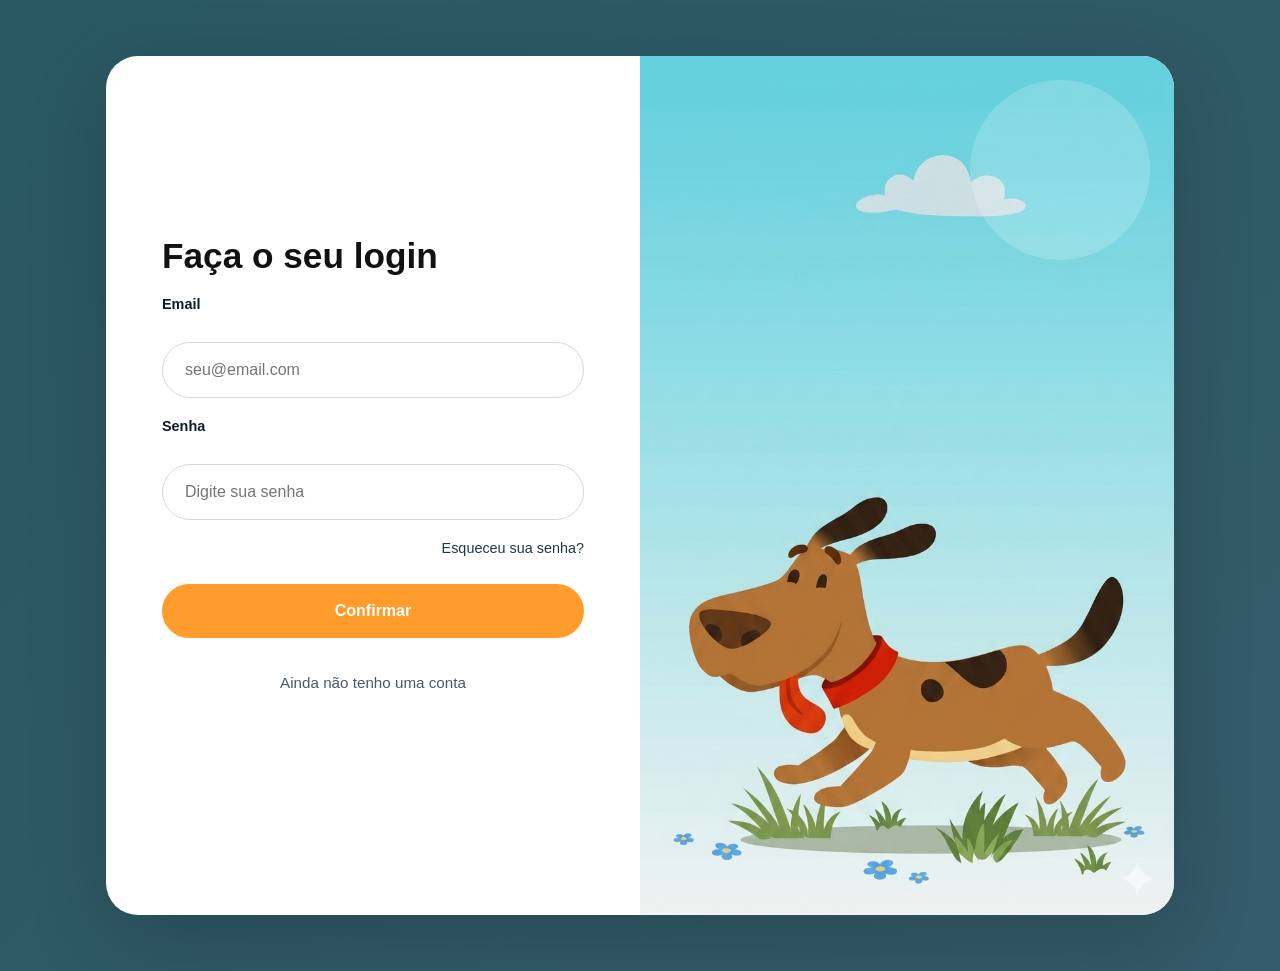
<file: index.html>
<!DOCTYPE html>
<html lang="pt-br">

<head>
    <meta charset="UTF-8">
    <meta name="viewport" content="width=device-width, initial-scale=1.0">
    <title>Login - Projeto Arca</title>
    <link rel="stylesheet" href="style.css">
    <link rel="icon" type="image/png" href="./images/dog.png">
</head>

<body>

    <main class="container">
        <section class="login-card">
            <div class="login-content">
                <div class="login-header">
                    <h2>Faça o seu login</h2>
                </div>

                <label for="email">Email</label>
                <input type="email" id="email" placeholder="seu@email.com">

                <label for="senha">Senha</label>
                <input type="password" id="senha" placeholder="Digite sua senha">

                <div class="login-actions">
                    <a href="#" class="forgot-link">Esqueceu sua senha?</a>
                </div>

                <button onclick="login()">Confirmar</button>

                <p class="signup">Ainda não tenho uma conta</p>
                <p id="mensagem" class="message"></p>
            </div>

            <div class="login-visual">
                <img src="./images/Gemini_Generated_Image_bm6if4bm6if4bm6i.png" class="login-image" alt="">
            </div>

        </section>
    </main>

    <script src="script.js"></script>

</body>

</html>
</file>
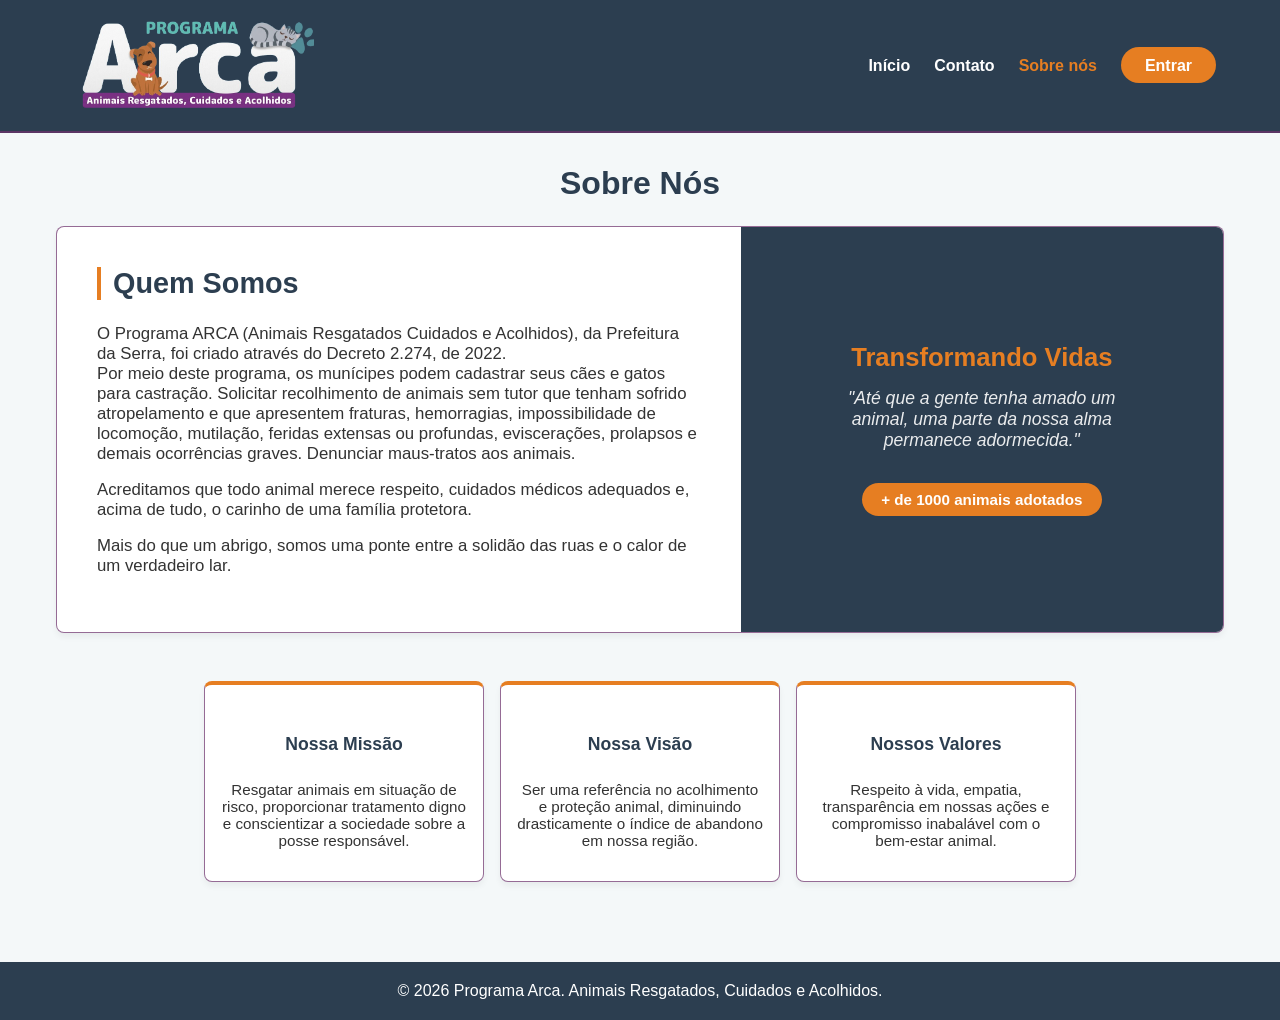
<file: about_us.html>
<!DOCTYPE html>
<html lang="pt-BR">

<head>
    <meta charset="UTF-8">
    <meta name="viewport" content="width=device-width, initial-scale=1.0">
    <title>Sobre Nós - Programa Arca</title>
    <link rel="icon" type="image/png" href="./images/dog.png">
    <link rel="stylesheet" href="about_us.css">
</head>

<body>

    <header>
        <div class="logo">
            <a href="adocao.html"><img src="./images/Logo-ArcaTransparente.png" </a>
            </a>
        </div>
        <nav>
            <ul>
                <li><a href="tutor.html">Início</a></li>
                <li><a href="contato.html">Contato</a></li>
                <li><a href="about_us.html" class="active">Sobre nós</a></li>
                <li><a href="index.html" class="btn-entrar">Entrar</a></li>
            </ul>
        </nav>
    </header>

    <main class="container">

        <h1 class="page-title">Sobre Nós</h1>

        <div class="about-container">
            <div class="about-text">
                <h2>Quem Somos</h2>
                <p>O Programa ARCA (Animais Resgatados Cuidados e Acolhidos), da Prefeitura da Serra, foi criado através
                    do Decreto 2.274, de 2022.<br>
                    Por meio deste programa, os munícipes podem cadastrar seus cães e gatos para castração. Solicitar recolhimento de animais sem tutor que
                    tenham sofrido atropelamento e que apresentem fraturas, hemorragias, impossibilidade de locomoção,
                    mutilação, feridas extensas ou profundas, eviscerações, prolapsos e demais ocorrências graves.
                    Denunciar maus-tratos aos animais. </p>
                <p>Acreditamos que todo animal merece respeito, cuidados médicos adequados e, acima de
                    tudo, o carinho de uma família protetora.</p>
                <p>Mais do que um abrigo, somos uma ponte entre a solidão das ruas e o calor de um verdadeiro lar.</p>
            </div>

            <div class="about-highlight">
                <h3>Transformando Vidas</h3>
                <p>"Até que a gente tenha amado um animal, uma parte da nossa alma permanece adormecida."</p>
                <div class="counter-badge">+ de 1000 animais adotados</div>
            </div>
        </div>

        <div class="quick-actions">

            <div class="action-card about-card">
                <h3>Nossa Missão</h3>
                <p>Resgatar animais em situação de risco, proporcionar tratamento digno e conscientizar a sociedade
                    sobre a posse responsável.</p>
            </div>

            <div class="action-card about-card">
                <h3>Nossa Visão</h3>
                <p>Ser uma referência no acolhimento e proteção animal, diminuindo drasticamente o índice de abandono em
                    nossa região.</p>
            </div>

            <div class="action-card about-card">
                <h3>Nossos Valores</h3>
                <p>Respeito à vida, empatia, transparência em nossas ações e compromisso inabalável com o bem-estar
                    animal.</p>
            </div>

        </div>
    </main>

    <footer>
        <p>&copy; 2026 Programa Arca. Animais Resgatados, Cuidados e Acolhidos.</p>
    </footer>

</body>

</html>
</file>
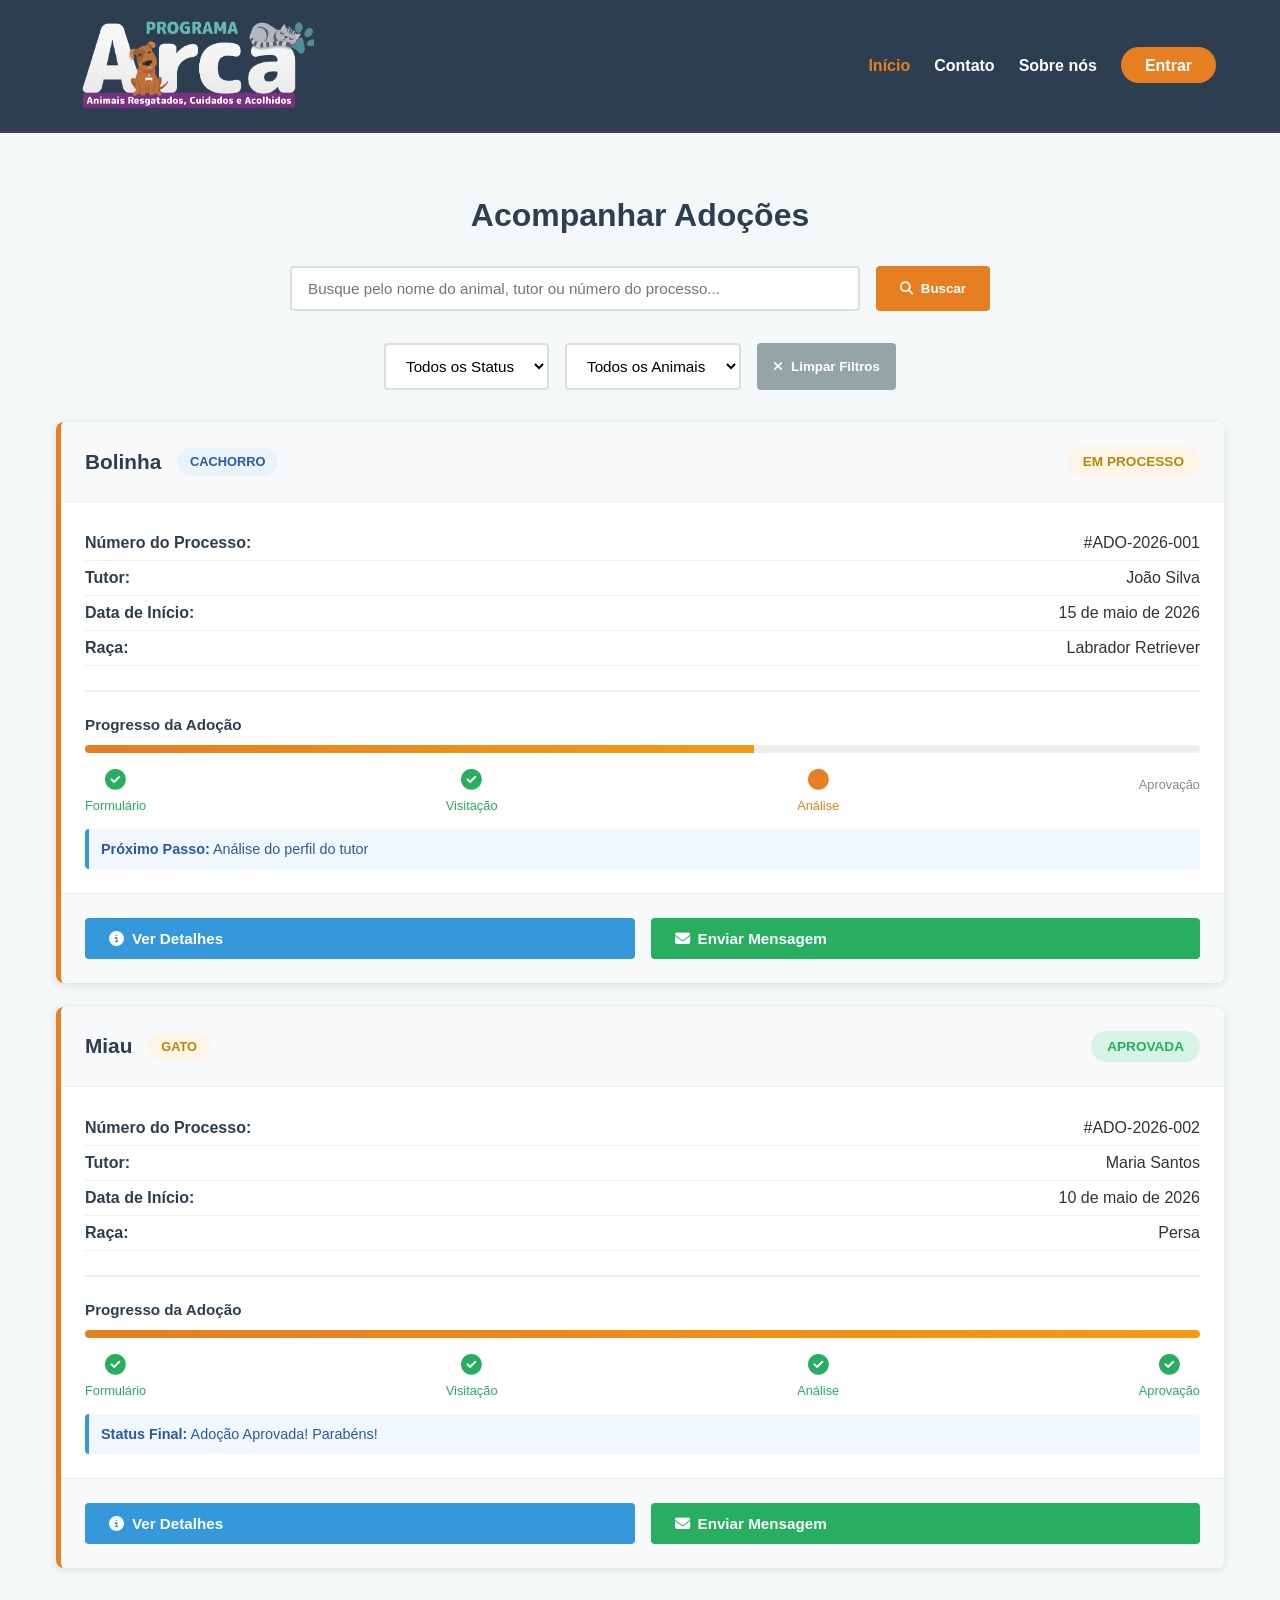
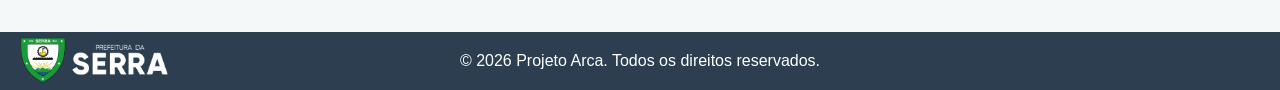
<file: acompanhar_adocoes.html>
<!DOCTYPE html>
<html lang="en">
<head>
    <meta charset="UTF-8">
    <meta name="viewport" content="width=device-width, initial-scale=1.0">
    <title>Document</title>
    <link rel="stylesheet" href="acompanhar_adocoes.css">
    <link rel="stylesheet" href="https://cdnjs.cloudflare.com/ajax/libs/font-awesome/6.4.0/css/all.min.css">
    <link rel="icon" type="image/png" href="./images/dog.png">
</head>
<body>
     <header>
        <div class="logo"><img src="./images/Logo-ArcaTransparente.png" alt=""></div>
        <nav>
            <ul>
                <li><a href="ong.html" class="active">Início</a></li>
                <li><a href="contato.html">Contato</a></li>
                <li><a href="about_us.html">Sobre nós</a></li>
                <li><a href="index.html" class="btn-entrar">Entrar</a></li>
            </ul>
        </nav>
    </header>
    <main>
        <div class="container">
            <h1 class="page-title">Acompanhar Adoções</h1>
            
            <div class="search-bar">
                <input type="text" id="searchInput" placeholder="Busque pelo nome do animal, tutor ou número do processo...">
                <button type="button" id="searchBtn" class="btn-search">
                    <i class="fas fa-search"></i> Buscar
                </button>
            </div>

            <div class="filters">
                <select id="filterStatus" class="filter-select">
                    <option value="">Todos os Status</option>
                    <option value="em_processo">Em Processo</option>
                    <option value="aprovada">Aprovada</option>
                    <option value="finalizada">Finalizada</option>
                    <option value="recusada">Recusada</option>
                </select>

                <select id="filterTipo" class="filter-select">
                    <option value="">Todos os Animais</option>
                    <option value="cachorro">Cachorro</option>
                    <option value="gato">Gato</option>
                    <option value="outro">Outro</option>
                </select>

                <button type="button" id="clearFilters" class="btn-clear-filters">
                    <i class="fas fa-times"></i> Limpar Filtros
                </button>
            </div>

            <div class="adoption-list" id="adoptionList">
                
                <div class="adoption-card">
                    <div class="card-header">
                        <div class="animal-info">
                            <h3>Bolinha</h3>
                            <span class="badge badge-cachorro">Cachorro</span>
                        </div>
                        <span class="status-badge status-em_processo">Em Processo</span>
                    </div>

                    <div class="card-body">
                        <div class="info-row">
                            <label>Número do Processo:</label>
                            <span>#ADO-2026-001</span>
                        </div>

                        <div class="info-row">
                            <label>Tutor:</label>
                            <span>João Silva</span>
                        </div>

                        <div class="info-row">
                            <label>Data de Início:</label>
                            <span>15 de maio de 2026</span>
                        </div>

                        <div class="info-row">
                            <label>Raça:</label>
                            <span>Labrador Retriever</span>
                        </div>

                        <div class="progress-section">
                            <h4>Progresso da Adoção</h4>
                            <div class="progress-bar">
                                <div class="progress-fill" style="width: 60%"></div>
                            </div>
                            <div class="steps">
                                <div class="step completed">
                                    <i class="fas fa-check-circle"></i>
                                    <span>Formulário</span>
                                </div>
                                <div class="step completed">
                                    <i class="fas fa-check-circle"></i>
                                    <span>Visitação</span>
                                </div>
                                <div class="step active">
                                    <i class="fas fa-circle"></i>
                                    <span>Análise</span>
                                </div>
                                <div class="step">
                                    <i class="fas fa-circle-o"></i>
                                    <span>Aprovação</span>
                                </div>
                            </div>
                        </div>

                        <div class="next-step">
                            <strong>Próximo Passo:</strong> Análise do perfil do tutor
                        </div>
                    </div>

                    <div class="card-footer">
                        <button class="btn btn-detalhes" onclick="verDetalhes(1)">
                            <i class="fas fa-info-circle"></i> Ver Detalhes
                        </button>
                        <button class="btn btn-mensagem">
                            <i class="fas fa-envelope"></i> Enviar Mensagem
                        </button>
                    </div>
                </div>


                <div class="adoption-card">
                    <div class="card-header">
                        <div class="animal-info">
                            <h3>Miau</h3>
                            <span class="badge badge-gato">Gato</span>
                        </div>
                        <span class="status-badge status-aprovada">Aprovada</span>
                    </div>

                    <div class="card-body">
                        <div class="info-row">
                            <label>Número do Processo:</label>
                            <span>#ADO-2026-002</span>
                        </div>

                        <div class="info-row">
                            <label>Tutor:</label>
                            <span>Maria Santos</span>
                        </div>

                        <div class="info-row">
                            <label>Data de Início:</label>
                            <span>10 de maio de 2026</span>
                        </div>

                        <div class="info-row">
                            <label>Raça:</label>
                            <span>Persa</span>
                        </div>

                        <div class="progress-section">
                            <h4>Progresso da Adoção</h4>
                            <div class="progress-bar">
                                <div class="progress-fill" style="width: 100%"></div>
                            </div>
                            <div class="steps">
                                <div class="step completed">
                                    <i class="fas fa-check-circle"></i>
                                    <span>Formulário</span>
                                </div>
                                <div class="step completed">
                                    <i class="fas fa-check-circle"></i>
                                    <span>Visitação</span>
                                </div>
                                <div class="step completed">
                                    <i class="fas fa-check-circle"></i>
                                    <span>Análise</span>
                                </div>
                                <div class="step completed">
                                    <i class="fas fa-check-circle"></i>
                                    <span>Aprovação</span>
                                </div>
                            </div>
                        </div>

                        <div class="next-step">
                            <strong>Status Final:</strong> Adoção Aprovada! Parabéns!
                        </div>
                    </div>

                    <div class="card-footer">
                        <button class="btn btn-detalhes" onclick="verDetalhes(2)">
                            <i class="fas fa-info-circle"></i> Ver Detalhes
                        </button>
                        <button class="btn btn-mensagem">
                            <i class="fas fa-envelope"></i> Enviar Mensagem
                        </button>
                    </div>
                </div>
            </div>

            <div class="empty-state" id="emptyState" style="display: none;">
                <i class="fas fa-inbox"></i>
                <h3>Nenhuma adoção encontrada</h3>
                <p>Tente ajustar seus filtros de busca</p>
            </div>
        </div>
    </main>
    <footer>
        <p>&copy; 2026 Projeto Arca. Todos os direitos reservados.</p>
        <img src="./images/BRASAO_PREF_SERRA_HORIZONTAL_NEGATIVA.png" alt="" style="display:flex; width: 150px;">
    </footer>
    <script>
    
            
        function verDetalhes(id) {
            alert(`Abrindo detalhes da adoção #${id}`);
            
        }

       
        document.querySelectorAll('.btn-mensagem').forEach(btn => {
            btn.addEventListener('click', function() {
                alert('Abrir formulário de mensagem para o tutor');
                
            });
        });
    </script>
</body>
</html>
</file>
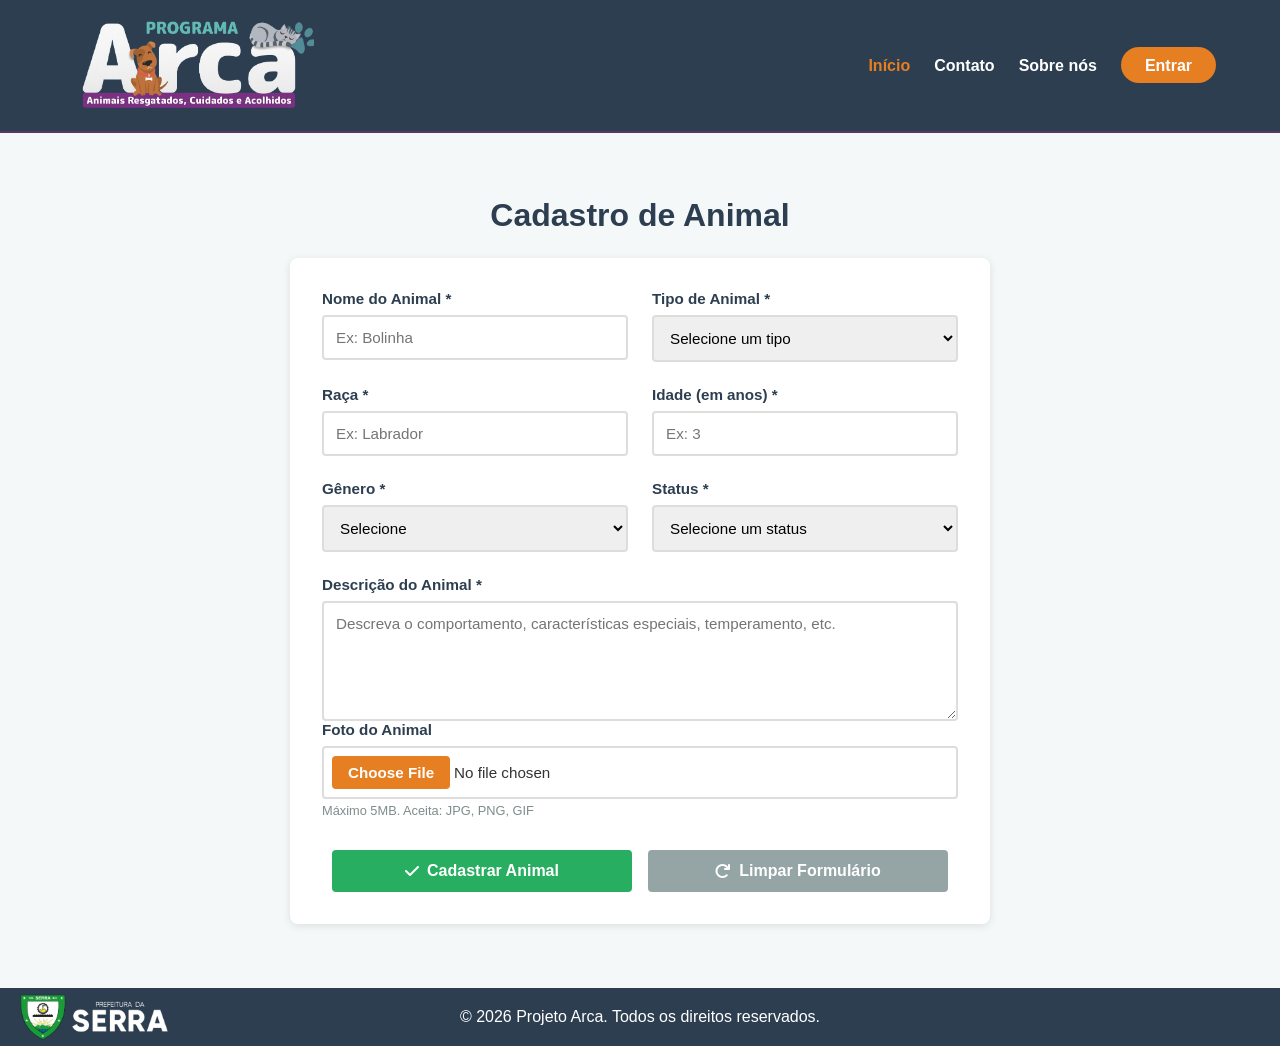
<file: cadastrar_animal.html>
<!DOCTYPE html>
<html lang="en">
<head>
    <meta charset="UTF-8">
    <meta name="viewport" content="width=device-width, initial-scale=1.0">
    <title>Cadastro Animal</title>
    <link rel="stylesheet" href="cadastrar_animal.css">
    <link rel="stylesheet" href="https://cdnjs.cloudflare.com/ajax/libs/font-awesome/6.4.0/css/all.min.css">
    <link rel="icon" type="image/png" href="./images/dog.png">
</head>
<body>
    <header>
        <div class="logo"><img src="./images/Logo-ArcaTransparente.png" alt=""></div>
        <nav>
            <ul>
                <li><a href="ong.html" class="active">Início</a></li>
                <li><a href="contato.html">Contato</a></li>
                <li><a href="about_us.html">Sobre nós</a></li>
                <li><a href="index.html" class="btn-entrar">Entrar</a></li>
            </ul>
        </nav>
    </header>

    <main>
        <div class="container">
            <h1 class="page-title">Cadastro de Animal</h1>
            
            <form class="form-cadastro" id="formCadastro">
                <div class="form-row">
                    <div class="form-group">
                        <label for="nome">Nome do Animal *</label>
                        <input type="text" id="nome" name="nome" required placeholder="Ex: Bolinha">
                    </div>
                    <div class="form-group">
                        <label for="tipo">Tipo de Animal *</label>
                        <select id="tipo" name="tipo" required>
                            <option value="">Selecione um tipo</option>
                            <option value="cachorro">Cachorro</option>
                            <option value="gato">Gato</option>
                            <option value="outro">Outro</option>
                        </select>
                    </div>
                </div>

                <div class="form-row">
                    <div class="form-group">
                        <label for="raca">Raça *</label>
                        <input type="text" id="raca" name="raca" required placeholder="Ex: Labrador">
                    </div>
                    <div class="form-group">
                        <label for="idade">Idade (em anos) *</label>
                        <input type="number" id="idade" name="idade" required min="0" max="50" placeholder="Ex: 3">
                    </div>
                </div>

                <div class="form-row">
                    <div class="form-group">
                        <label for="genero">Gênero *</label>
                        <select id="genero" name="genero" required>
                            <option value="">Selecione</option>
                            <option value="macho">Macho</option>
                            <option value="femea">Fêmea</option>
                        </select>
                    </div>
                    <div class="form-group">
                        <label for="status">Status *</label>
                        <select id="status" name="status" required>
                            <option value="">Selecione um status</option>
                            <option value="disponivel">Disponível para Adoção</option>
                            <option value="acolhimento">Em Acolhimento</option>
                            <option value="tratamento">Em Tratamento</option>
                            <option value="adotado">Adotado</option>
                        </select>
                    </div>
                </div>

                <div class="form-group">
                    <label for="descricao">Descrição do Animal *</label>
                    <textarea id="descricao" name="descricao" required rows="5" placeholder="Descreva o comportamento, características especiais, temperamento, etc."></textarea>
                </div>

                <div class="form-group">
                    <label for="foto">Foto do Animal</label>
                    <input type="file" id="foto" name="foto" accept="image/*">
                    <small>Máximo 5MB. Aceita: JPG, PNG, GIF</small>
                </div>

                <div class="form-actions">
                    <button type="submit" class="btn btn-enviar">
                        <i class="fas fa-check"></i> Cadastrar Animal
                    </button>
                    <button type="reset" class="btn btn-limpar">
                        <i class="fas fa-redo"></i> Limpar Formulário
                    </button>
                </div>
            </form>
        </div>
    </main>
    
    <footer>
        <p>&copy; 2026 Projeto Arca. Todos os direitos reservados.</p>
        <img src="./images/BRASAO_PREF_SERRA_HORIZONTAL_NEGATIVA.png" alt="" style="display:flex; width: 150px;">
    </footer>
    <script src="./script.js"></script>
    <script>
        // Validação do formulário de cadastro
        const formCadastro = document.getElementById('formCadastro');
        
        if (formCadastro) {
            formCadastro.addEventListener('submit', function(e) {
                e.preventDefault();
                
                // Validar tamanho da imagem
                const foto = document.getElementById('foto');
                if (foto.files.length > 0) {
                    const fileSize = foto.files[0].size / 1024 / 1024; // em MB
                    if (fileSize > 5) {
                        alert('O arquivo é muito grande! Máximo de 5MB.');
                        return;
                    }
                }
                
                // Mostrar mensagem de sucesso
                alert('Animal cadastrado com sucesso! Obrigado por contribuir com o Projeto Arca.');
                formCadastro.reset();
                
                // Aqui você pode adicionar código para enviar os dados ao servidor
                // Por enquanto, apenas reseta o formulário
            });
        }
    </script>
</body>
</html>
</file>
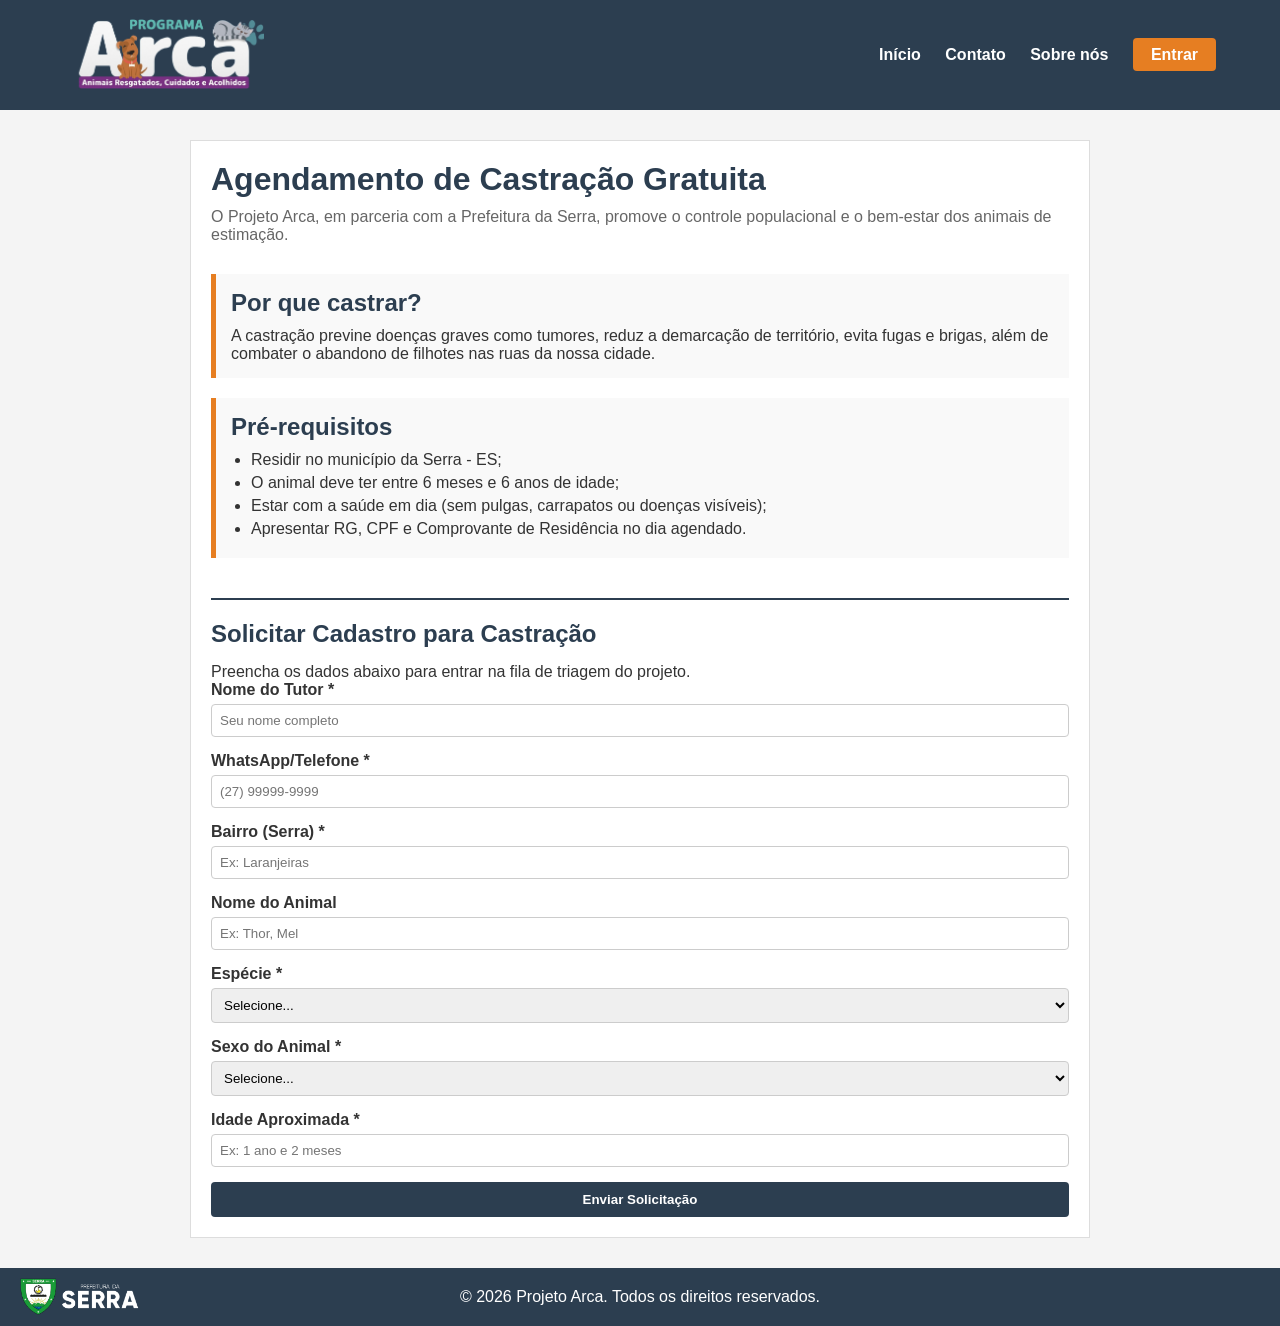
<file: castracao.html>
<!DOCTYPE html>
<html lang="pt-BR">
<head>
    <meta charset="UTF-8">
    <meta name="viewport" content="width=device-width, initial-scale=1.0">
    <title>Castração - Projeto Arca</title>
    <link rel="stylesheet" href="castracao.css">
</head>
<body>

    <header>
        <div class="logo">
            <img src="./images/Logo-ArcaTransparente.png" alt="Logo Arca Transparente">
        </div>
        <nav>
            <ul>
                <li><a href="tutor.html">Início</a></li>
                <li><a href="contato.html">Contato</a></li>
                <li><a href="about_us.html">Sobre nós</a></li>
                <li><a href="index.html" class="btn-entrar">Entrar</a></li>
            </ul>
        </nav>
    </header>

    <main class="container">
        <h1 class="page-title">Agendamento de Castração Gratuita</h1>
        <p class="subtitle">O Projeto Arca, em parceria com a Prefeitura da Serra, promove o controle populacional e o bem-estar dos animais de estimação.</p>

        <section class="info-section">
            <div class="info-card">
                <h2>Por que castrar?</h2>
                <p>A castração previne doenças graves como tumores, reduz a demarcação de território, evita fugas e brigas, além de combater o abandono de filhotes nas ruas da nossa cidade.</p>
            </div>
            
            <div class="info-card">
                <h2>Pré-requisitos</h2>
                <ul>
                    <li>Residir no município da Serra - ES;</li>
                    <li>O animal deve ter entre 6 meses e 6 anos de idade;</li>
                    <li>Estar com a saúde em dia (sem pulgas, carrapatos ou doenças visíveis);</li>
                    <li>Apresentar RG, CPF e Comprovante de Residência no dia agendado.</li>
                </ul>
            </div>
        </section>

        <section class="form-section">
            <h2>Solicitar Cadastro para Castração</h2>
            <p>Preencha os dados abaixo para entrar na fila de triagem do projeto.</p>
            
            <form action="#" method="POST" class="castracao-form" id="formCastracao">
                <div class="form-group">
                    <label for="nome-tutor">Nome do Tutor *</label>
                    <input type="text" id="nome-tutor" name="nome-tutor" placeholder="Seu nome completo" required>
                </div>

                <div class="form-group">
                    <label for="whatsapp">WhatsApp/Telefone *</label>
                    <input type="tel" id="whatsapp" name="whatsapp" placeholder="(27) 99999-9999" required>
                </div>

                <div class="form-group">
                    <label for="bairro">Bairro (Serra) *</label>
                    <input type="text" id="bairro" name="bairro" placeholder="Ex: Laranjeiras" required>
                </div>

                <div class="form-group">
                    <label for="nome-pet">Nome do Animal</label>
                    <input type="text" id="nome-pet" name="nome-pet" placeholder="Ex: Thor, Mel">
                </div>

                <div class="form-group">
                    <label for="especie">Espécie *</label>
                    <select id="especie" name="especie" required>
                        <option value="" disabled selected>Selecione...</option>
                        <option value="cao">Cão (Cachorro)</option>
                        <option value="gato">Gato</option>
                    </select>
                </div>

                <div class="form-group">
                    <label for="sexo">Sexo do Animal *</label>
                    <select id="sexo" name="sexo" required>
                        <option value="" disabled selected>Selecione...</option>
                        <option value="macho">Macho</option>
                        <option value="femea">Fêmea</option>
                    </select>
                </div>

                <div class="form-group">
                    <label for="idade">Idade Aproximada *</label>
                    <input type="text" id="idade" name="idade" placeholder="Ex: 1 ano e 2 meses" required>
                </div>

                <button type="submit" class="btn-submit">Enviar Solicitação</button>
            </form>
        </section>
    </main>

    <footer>
        <p>&copy; 2026 Projeto Arca. Todos os direitos reservados.</p>
        <img src="./images/BRASAO_PREF_SERRA_HORIZONTAL_NEGATIVA.png" alt="Brasão Prefeitura de Serra">
    </footer>

    <script>
        
        var formulario = document.getElementById('formCastracao');

        
        formulario.addEventListener('submit', function(event) {
            
            event.preventDefault(); 
            alert('Solicitação enviada com sucesso! Entraremos em contato em breve.');
            
            formulario.reset();
        });
    </script>

</body>
</html>
</file>
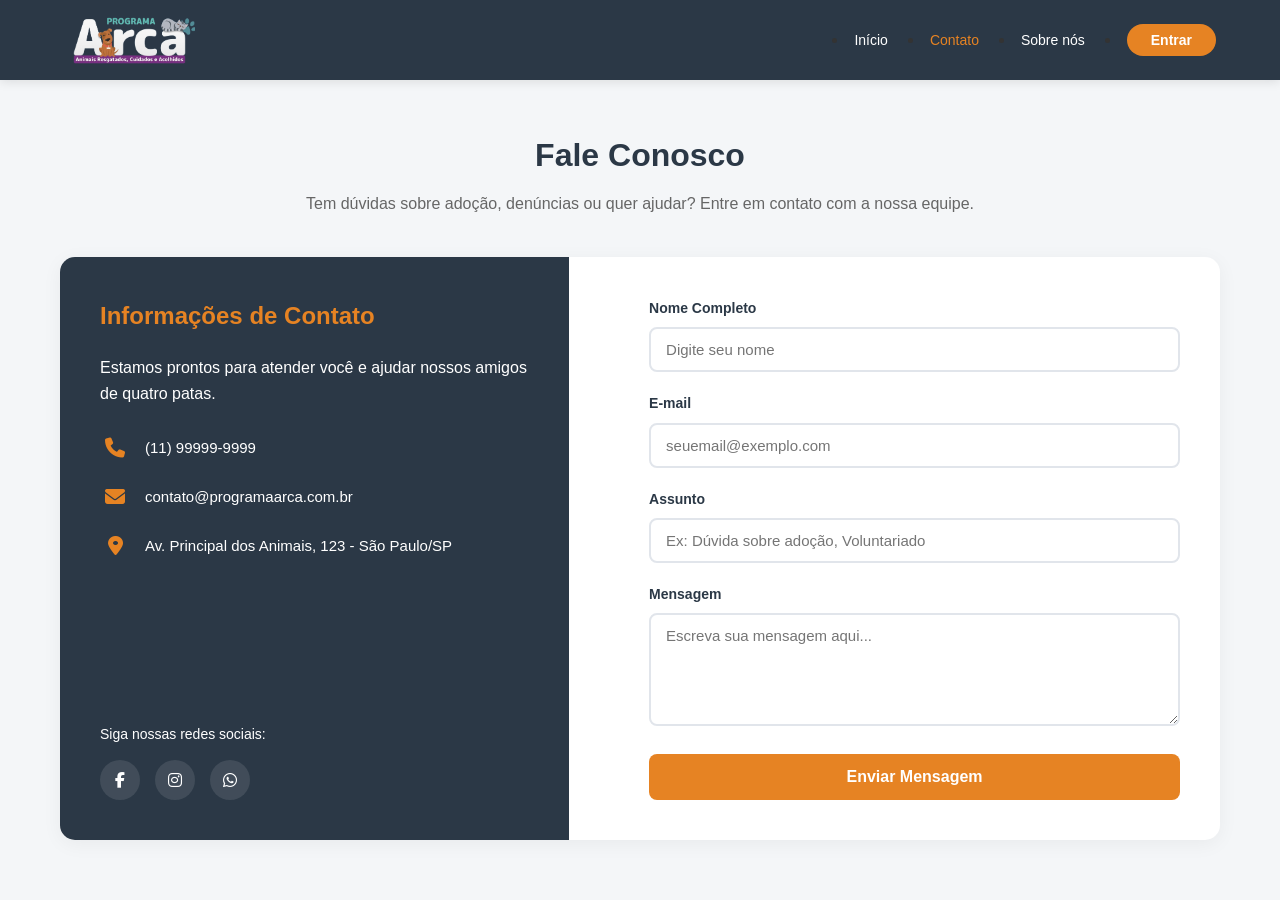
<file: contato.html>
<!DOCTYPE html>
<html lang="pt-BR">

<head>
    <meta charset="UTF-8">
    <meta name="viewport" content="width=device-width, initial-scale=1.0">
    <title>Contato - Programa Arca</title>
    
    <link rel="stylesheet" href="https://cdnjs.cloudflare.com/ajax/libs/font-awesome/6.4.0/css/all.min.css">
    <link href="https://fonts.googleapis.com/css2?family=Montserrat:wght@400;600;700&display=swap" rel="stylesheet">
    <link rel="stylesheet" href="contato.css">    
    <link rel="icon" type="image/png" href="./images/dog.png">
</head>

<body>
    <header>
        <a href="#" class="logo-container">
            <img src="./images/Logo-ArcaTransparente.png" alt="Programa Arca Logo" class="logo-img">
        </a>
        <nav>
            <li><a href="tutor.html">Início</a></li>
            <li><a href="contato.html" class="active">Contato</a></li>
            <li><a href="about_us.html">Sobre nós</a></li>
            <li><a href="index.html" class="btn-entrar">Entrar</a></li>
        </nav>
    </header>
    <main class="main-container">
        <div class="titulo-pagina">
            <h1>Fale Conosco</h1>
            <p>Tem dúvidas sobre adoção, denúncias ou quer ajudar? Entre em contato com a nossa equipe.</p>
        </div>
        <div class="contato-wrapper">
            <div class="info-col">
                <div>
                    <h2>Informações de Contato</h2>
                    <p>Estamos prontos para atender você e ajudar nossos amigos de quatro patas.</p>

                    <div class="info-detalhes">
                        <div class="info-item">
                            <i class="fa-solid fa-phone"></i>
                            <p>(11) 99999-9999</p>
                        </div>
                        <div class="info-item">
                            <i class="fa-solid fa-envelope"></i>
                            <p>contato@programaarca.com.br</p>
                        </div>
                        <div class="info-item">
                            <i class="fa-solid fa-location-dot"></i>
                            <p>Av. Principal dos Animais, 123 - São Paulo/SP</p>
                        </div>
                    </div>
                </div>

                <div>
                    <p style="margin-bottom: 15px; font-size: 14px;">Siga nossas redes sociais:</p>
                    <div class="redes-sociais">
                        <a href="https://www.facebook.com/prefeituradaserra/" target="_blank"><i class="fa-brands fa-facebook-f"></i></a>
                        <a href="https://www.instagram.com/prefeituraserra/" target="_blank"><i class="fa-brands fa-instagram"></i></a>
                        <a href="https://wa.link/r7nv0b" target="_blank"><i class="fa-brands fa-whatsapp"></i></a>
                    </div>
                </div>
            </div>
            <div class="form-col">
                <form action="#" method="POST">
                    <div class="form-group">
                        <label for="nome">Nome Completo</label>
                        <input type="text" id="nome" name="nome" placeholder="Digite seu nome" required>
                    </div>

                    <div class="form-group">
                        <label for="email">E-mail</label>
                        <input type="email" id="email" name="email" placeholder="seuemail@exemplo.com" required>
                    </div>

                    <div class="form-group">
                        <label for="assunto">Assunto</label>
                        <input type="text" id="assunto" name="assunto"
                            placeholder="Ex: Dúvida sobre adoção, Voluntariado" required>
                    </div>

                    <div class="form-group">
                        <label for="mensagem">Mensagem</label>
                        <textarea id="mensagem" name="mensagem" rows="5" placeholder="Escreva sua mensagem aqui..."
                            required></textarea>
                    </div>
                    <button type="submit" class="btn-enviar">Enviar Mensagem</button>
                </form>
            </div>
        </div>
    </main>

</body>

</html>
</file>
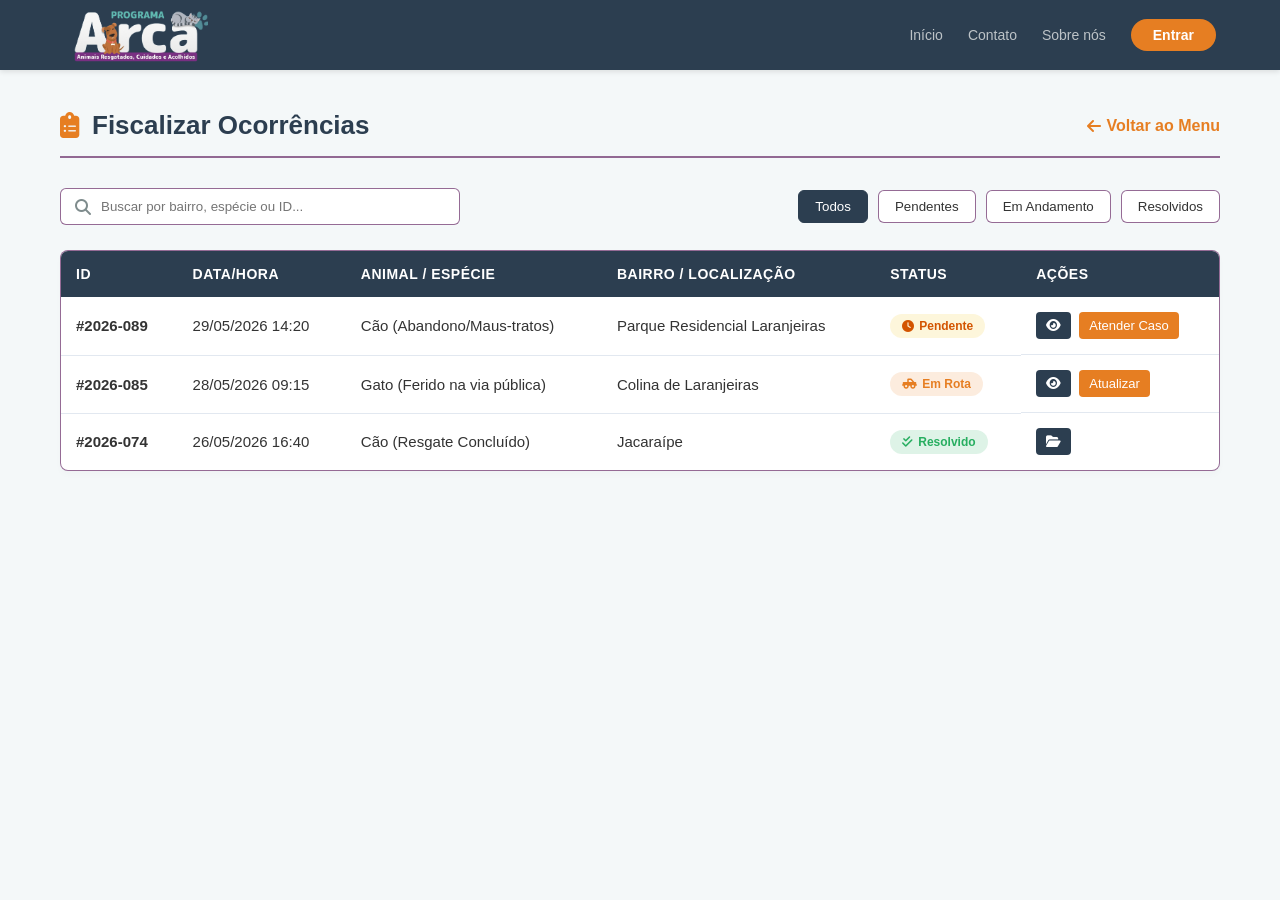
<file: fiscalizar.html>
<!DOCTYPE html>
<html lang="pt-BR">

<head>
    <meta charset="UTF-8">
    <meta name="viewport" content="width=device-width, initial-scale=1.0">
    <title>Programa Arca - Fiscalizar Ocorrências</title>
    <!-- FontAwesome para os ícones operacionais -->
    <link rel="stylesheet" href="https://cdnjs.cloudflare.com/ajax/libs/font-awesome/6.4.0/css/all.min.css">
    <link rel="stylesheet" href="fiscalizar.css">
    <link rel="icon" type="image/png" href="./images/dog.png">
</head>

<body>

    <!-- Navbar Padrão Arca Corrigida -->
    <nav>
        <div class="logo-container">
            <img src="./images/Logo-ArcaTransparente.png" alt="Logo Programa Arca">
        </div>
        <div class="nav-links">
            <a href="prefeitura.html">Início</a>
            <a href="contato.html">Contato</a>
            <a href="about_us.html">Sobre nós</a>
            <a href="index.html" class="btn-entrar">Entrar</a>
        </div>
    </nav>

    <!-- Área de Gestão de Casos -->
    <main>
        <div class="header-painel">
            <h1><i class="fa-solid fa-clipboard-list"></i> Fiscalizar Ocorrências</h1>
            <a href="prefeitura.html" class="btn-voltar"><i class="fa-solid fa-arrow-left"></i> Voltar ao Menu</a>
        </div>

        <!-- Ferramentas Operacionais superiores -->
        <div class="ferramentas-busca">
            <div class="busca-input-wrapper">
                <i class="fa-solid fa-magnifying-glass"></i>
                <input type="text" placeholder="Buscar por bairro, espécie ou ID...">
            </div>

            <div class="filtros-status">
                <button class="btn-filtro ativo">Todos</button>
                <button class="btn-filtro">Pendentes</button>
                <button class="btn-filtro">Em Andamento</button>
                <button class="btn-filtro">Resolvidos</button>
            </div>
        </div>

        <!-- Tabela Gerencial de Denúncias/Casos -->
        <div class="tabela-container">
            <table>
                <thead>
                    <tr>
                        <th>ID</th>
                        <th>Data/Hora</th>
                        <th>Animal / Espécie</th>
                        <th>Bairro / Localização</th>
                        <th>Status</th>
                        <th>Ações</th>
                    </tr>
                </thead>
                <tbody>
                    <tr>
                        <td><strong>#2026-089</strong></td>
                        <td>29/05/2026 14:20</td>
                        <td>Cão (Abandono/Maus-tratos)</td>
                        <td>Parque Residencial Laranjeiras</td>
                        <td><span class="badge pendente"><i class="fa-solid fa-clock"></i> Pendente</span></td>
                        <td class="acoes-flex">
                            <button class="btn-acao ver" title="Ver Detalhes"><i class="fa-solid fa-eye"></i></button>
                            <button class="btn-acao fiscalizar" title="Iniciar Fiscalização">Atender Caso</button>
                        </td>
                    </tr>
                    <tr>
                        <td><strong>#2026-085</strong></td>
                        <td>28/05/2026 09:15</td>
                        <td>Gato (Ferido na via pública)</td>
                        <td>Colina de Laranjeiras</td>
                        <td><span class="badge andamento"><i class="fa-solid fa-truck-pickup"></i> Em Rota</span></td>
                        <td class="acoes-flex">
                            <button class="btn-acao ver" title="Ver Detalhes"><i class="fa-solid fa-eye"></i></button>
                            <button class="btn-acao fiscalizar" title="Atualizar Status">Atualizar</button>
                        </td>
                    </tr>
                    <tr>
                        <td><strong>#2026-074</strong></td>
                        <td>26/05/2026 16:40</td>
                        <td>Cão (Resgate Concluído)</td>
                        <td>Jacaraípe</td>
                        <td><span class="badge resolvido"><i class="fa-solid fa-check-double"></i> Resolvido</span></td>
                        <td class="acoes-flex">
                            <button class="btn-acao ver" title="Ver Histórico"><i class="fa-solid fa-folder-open"></i></button>
                        </td>
                    </tr>
                </tbody>
            </table>
        </div>
    </main>

</body>

</html>
</file>
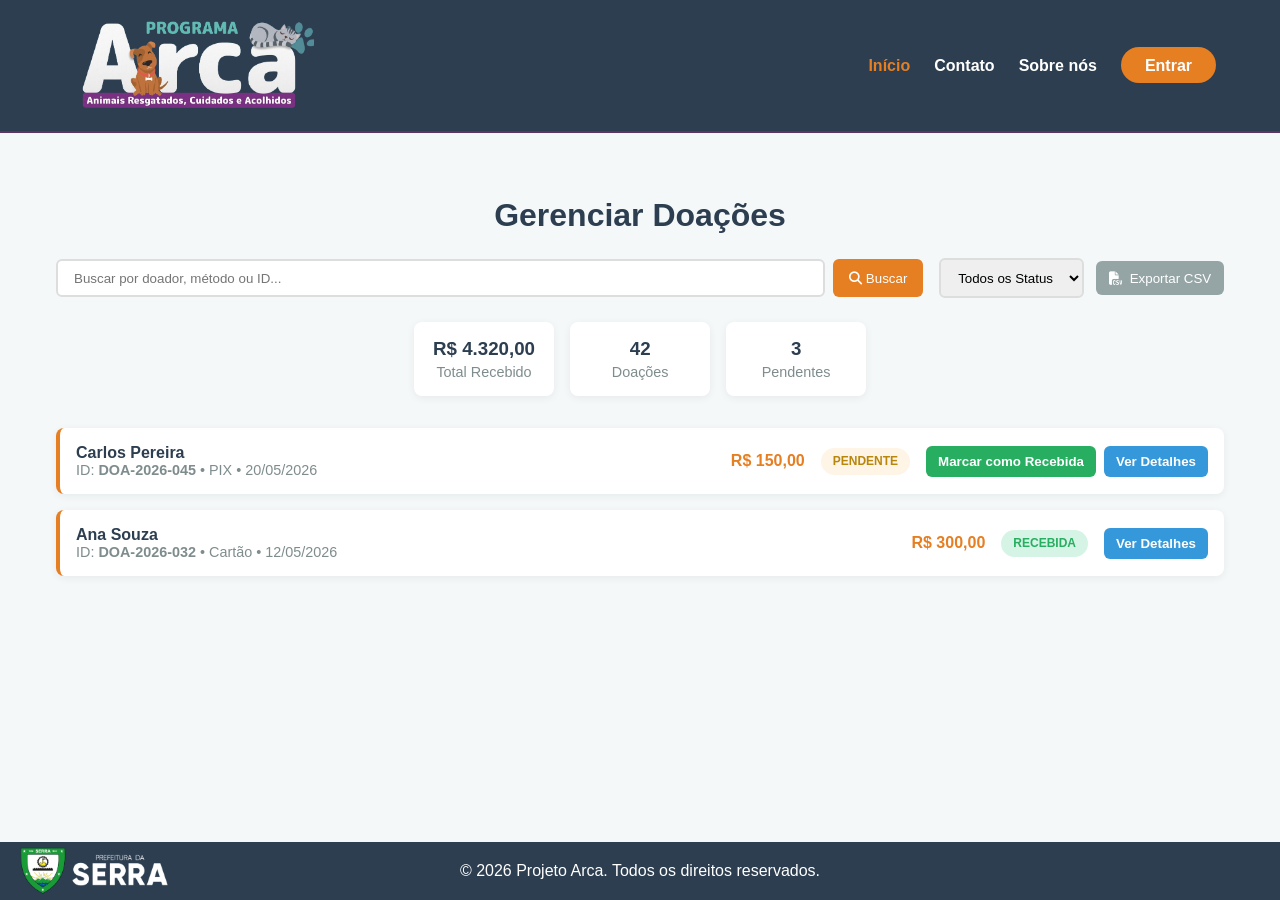
<file: gerenciar_doacoes.html>
<!DOCTYPE html>
<html lang="en">
<head>
    <meta charset="UTF-8">
    <meta name="viewport" content="width=device-width, initial-scale=1.0">
    <title>gerenciar doaçoes</title>
    <link rel="stylesheet" href="gerenciar_doacoes.css">
    <link rel="stylesheet" href="https://cdnjs.cloudflare.com/ajax/libs/font-awesome/6.4.0/css/all.min.css">
    <link rel="icon" type="image/png" href="./images/dog.png">
</head>
<body>
    <header>
        <div class="logo"><img src="./images/Logo-ArcaTransparente.png" alt=""></div>
        <nav>
            <ul>
                <li><a href="ong.html" class="active">Início</a></li>
                <li><a href="contato.html">Contato</a></li>
                <li><a href="about_us.html">Sobre nós</a></li>
                <li><a href="index.html" class="btn-entrar">Entrar</a></li>
            </ul>
        </nav>
    </header>
    <main>
        <div class="container">
            <h1 class="page-title">Gerenciar Doações</h1>

            <div class="top-actions">
                <div class="search-bar">
                    <input type="text" id="searchDonations" placeholder="Buscar por doador, método ou ID...">
                    <button id="btnSearch" class="btn-search"><i class="fas fa-search"></i> Buscar</button>
                </div>

                <div class="controls">
                    <select id="filterStatus" class="filter-select">
                        <option value="">Todos os Status</option>
                        <option value="pendente">Pendente</option>
                        <option value="recebida">Recebida</option>
                        <option value="reembolsada">Reembolsada</option>
                    </select>
                    <button id="exportCsv" class="btn-export"><i class="fas fa-file-csv"></i> Exportar CSV</button>
                </div>
            </div>

            <div class="summary">
                <div class="summary-item">
                    <h3>R$ 4.320,00</h3>
                    <p>Total Recebido</p>
                </div>
                <div class="summary-item">
                    <h3>42</h3>
                    <p>Doações</p>
                </div>
                <div class="summary-item">
                    <h3>3</h3>
                    <p>Pendentes</p>
                </div>
            </div>

            <div class="donation-list" id="donationList">
                <!-- exemplo de card -->
                <div class="donation-card">
                    <div class="card-left">
                        <div class="donor">Carlos Pereira</div>
                        <div class="meta">ID: <span class="meta-value">DOA-2026-045</span> • PIX • 20/05/2026</div>
                    </div>
                    <div class="card-right">
                        <div class="amount">R$ 150,00</div>
                        <div class="status status-pendente">Pendente</div>
                        <div class="actions">
                            <button class="btn btn-receber">Marcar como Recebida</button>
                            <button class="btn btn-detalhes">Ver Detalhes</button>
                        </div>
                    </div>
                </div>

                <div class="donation-card">
                    <div class="card-left">
                        <div class="donor">Ana Souza</div>
                        <div class="meta">ID: <span class="meta-value">DOA-2026-032</span> • Cartão • 12/05/2026</div>
                    </div>
                    <div class="card-right">
                        <div class="amount">R$ 300,00</div>
                        <div class="status status-recebida">Recebida</div>
                        <div class="actions">
                            <button class="btn btn-detalhes">Ver Detalhes</button>
                        </div>
                    </div>
                </div>
            </div>
        </div>
    </main>
    <footer>
        <p>&copy; 2026 Projeto Arca. Todos os direitos reservados.</p>
        <img src="./images/BRASAO_PREF_SERRA_HORIZONTAL_NEGATIVA.png" alt="" style="display:flex; width: 150px;">
    </footer>
</body>
</html>
</file>
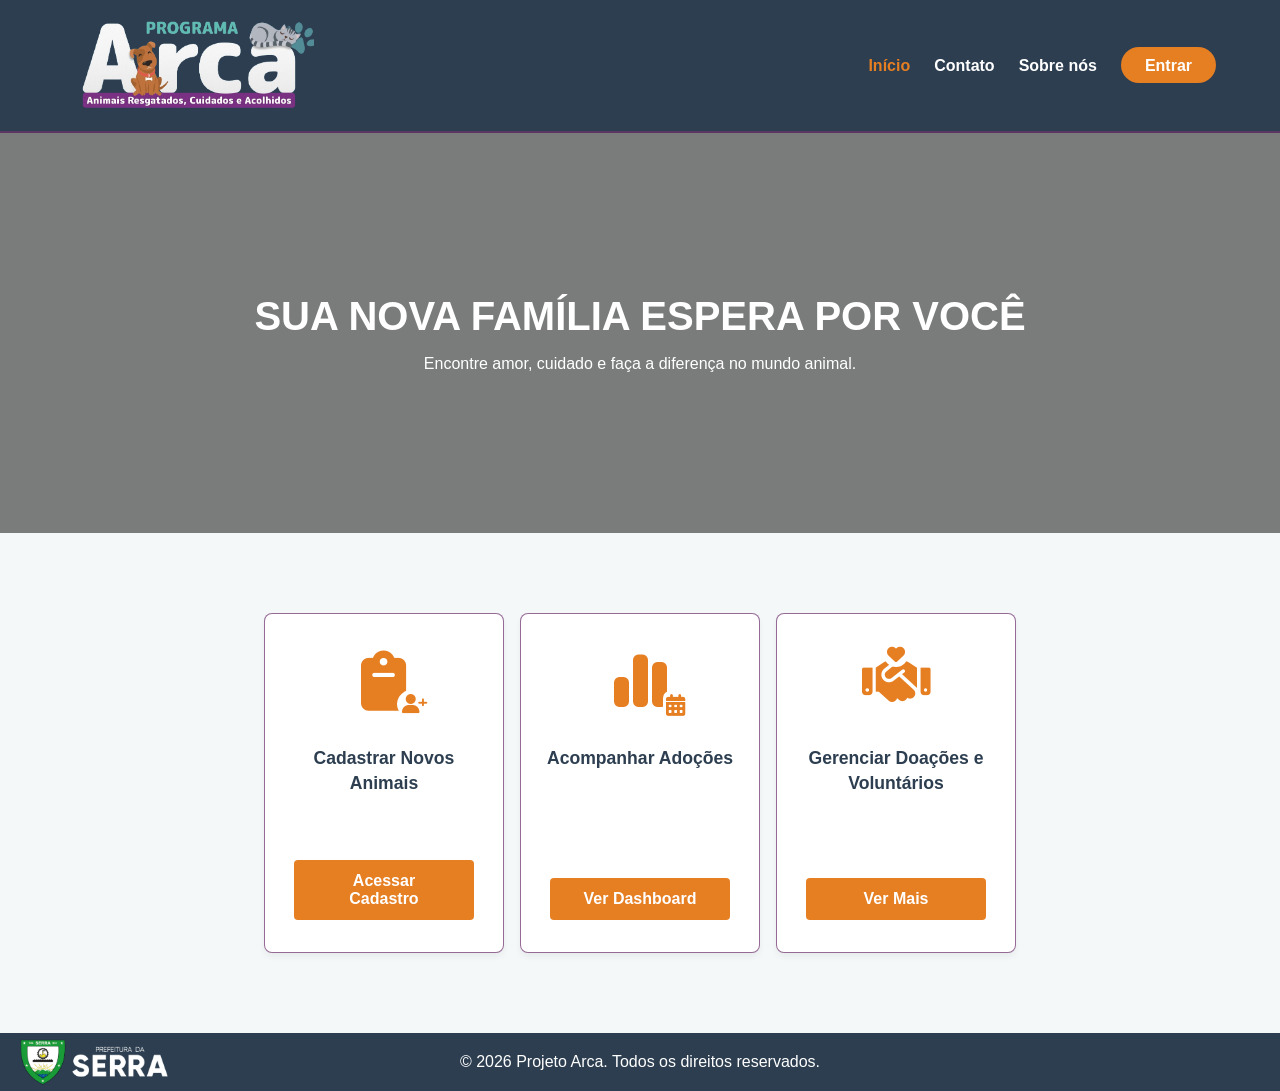
<file: ong.html>
<!DOCTYPE html>
<html lang="pt-br">

<head>
    <meta charset="UTF-8">
    <meta name="viewport" content="width=device-width, initial-scale=1.0">
    <title>Projeto Arca - Home</title>
    <link rel="stylesheet" href="ong.css">
    <link rel="stylesheet" href="https://cdnjs.cloudflare.com/ajax/libs/font-awesome/6.4.0/css/all.min.css">
    <link rel="icon" type="image/png" href="./images/dog.png">
</head>

<body>
    <header>
        <div class="logo"><img src="./images/Logo-ArcaTransparente.png" alt=""></div>
        <nav>
            <ul>
                <li><a href="ong.html" class="active">Início</a></li>
                <li><a href="contato.html">Contato</a></li>
                <li><a href="about_us.html">Sobre nós</a></li>
                <li><a href="index.html" class="btn-entrar">Entrar</a></li>
            </ul>
        </nav>
    </header>

    <section class="hero">
        <h1>Sua nova família espera por você</h1>
        <p>Encontre amor, cuidado e faça a diferença no mundo animal.</p>
    </section>

    <main class="container">
        <div class="quick-actions">
            <div class="action-card">
                <div class="icon-container">
                    <i class="fa-solid fa-clipboard"></i>
                    <i class="fa-solid fa-user-plus"></i>
                </div>
                <h3>Cadastrar Novos <br> Animais</h3>
                <a href="cadastrar_animal.html" class="btn">Acessar Cadastro</a>
            </div>
            <div class="action-card">
                <div class="icon-container">
                    <i class="fa-solid fa-chart-simple"></i>
                    <i class="fa-solid fa-calendar-days"></i>
                </div>
                <h3>Acompanhar Adoções</h3>
                <br>
                <a href="acompanhar_adocoes.html" class="btn">Ver Dashboard</a>
            </div>
            <div class="action-card">
                <div class="icon-container">
                    <i class="fa-solid fa-handshake"></i>
                    <i class="fa-solid fa-heart"></i>
                </div>
                <h3>Gerenciar Doações e Voluntários</h3>
                <a href="gerenciar_doacoes.html" class="btn">Ver Mais</a>
            </div>
        </div>
    </main>

    <footer>
        <p>&copy; 2026 Projeto Arca. Todos os direitos reservados.</p>
        <img src="./images/BRASAO_PREF_SERRA_HORIZONTAL_NEGATIVA.png" alt="" style="display:flex; width: 150px;">
    </footer>
</body>

</html>
</file>
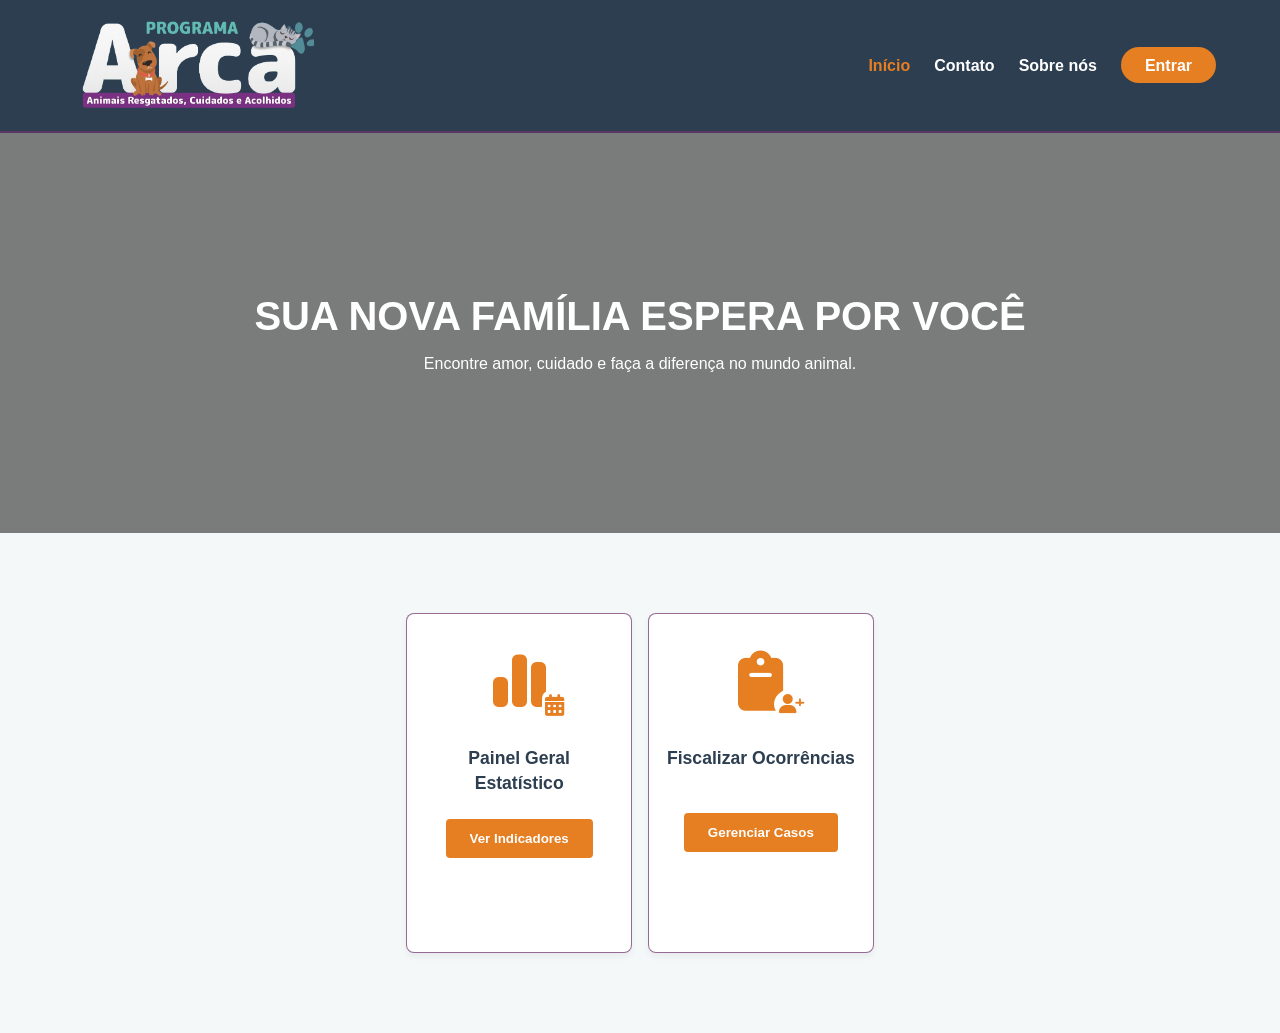
<file: prefeitura.html>
<!DOCTYPE html>
<html lang="pt-br">

<head>
    <meta charset="UTF-8">
    <meta name="viewport" content="width=device-width, initial-scale=1.0">
    <title>Projeto Arca - Home</title>
    <link rel="stylesheet" href="prefeitura.css">
    <link rel="stylesheet" href="https://cdnjs.cloudflare.com/ajax/libs/font-awesome/6.4.0/css/all.min.css">
    <link rel="icon" type="image/png" href="./images/dog.png">
</head>

<body>
    <header>
        <div class="logo"><img src="./images/Logo-ArcaTransparente.png" alt=""></div>
        <nav>
            <ul>
                <li><a href="index.html" class="active">Início</a></li>
                <li><a href="castracao.html">Contato</a></li>
                <li><a href="tratamentos.html">Sobre nós</a></li>
                <li><a href="index.html" class="btn-entrar">Entrar</a></li>
            </ul>
        </nav>
    </header>

    <section class="hero">
        <h1>Sua nova família espera por você</h1>
        <p>Encontre amor, cuidado e faça a diferença no mundo animal.</p>
    </section>

    <main class="container">
        <div class="quick-actions">

            <div class="action-card">
                <div class="icon-container">
                    <i class="fa-solid fa-chart-simple"></i>
                    <i class="fa-solid fa-calendar-days"></i>
                </div>
                <h3>Painel Geral Estatístico</h3>
                <a href="painel.html"><button class="btn-ver-mais">Ver Indicadores</button></a>
            </div>

            <div class="action-card">
                <div class="icon-container">
                    <i class="fa-solid fa-clipboard"></i>
                    <i class="fa-solid fa-user-plus"></i>
                </div>
                <h3>Fiscalizar Ocorrências</h3><br>
                <a href="fiscalizar.html"><button class="btn-ver-mais">Gerenciar Casos</button></a>
            </div>
        </div>
    </main>
</body>

</html>
</file>
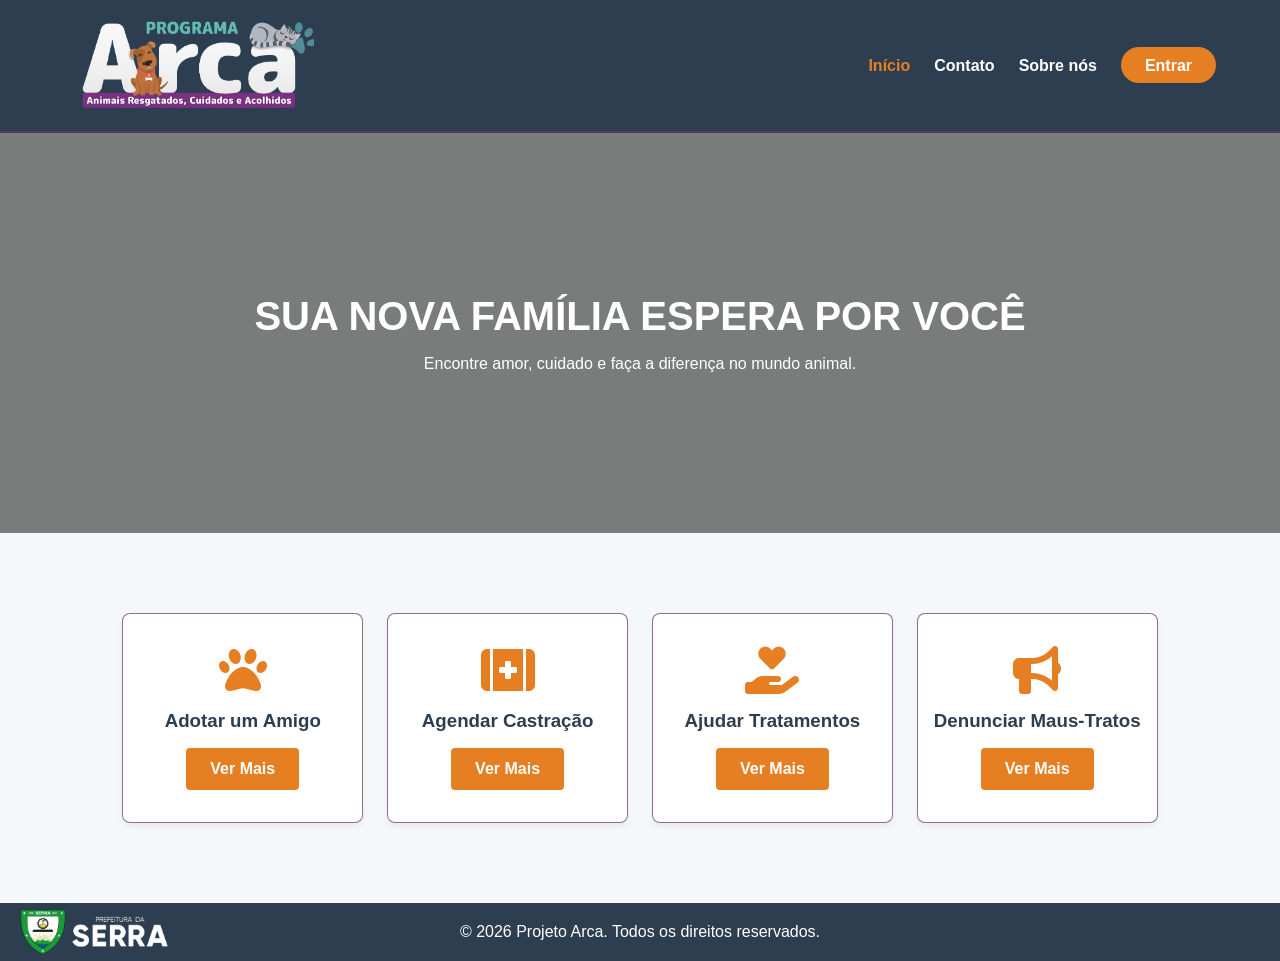
<file: tutor.html>
<!DOCTYPE html>
<html lang="pt-BR">
<head>
    <meta charset="UTF-8">
    <meta name="viewport" content="width=device-width, initial-scale=1.0">
    <title>Projeto Arca - Home</title>
    <link rel="stylesheet" href="tutor.css">
    <link rel="icon" type="image/png" href="./images/dog.png">
    <link rel="stylesheet" href="https://cdnjs.cloudflare.com/ajax/libs/font-awesome/6.4.0/css/all.min.css">
</head>
<body>

    <header>
        <div class="logo"><img src="./images/Logo-ArcaTransparente.png" alt=""></div>
        <nav>
            <ul>
                <li><a href="tutor.html" class="active">Início</a></li>
                <li><a href="contato.html">Contato</a></li>
                <li><a href="about_us.html">Sobre nós</a></li>
                <li><a href="index.html" class="btn-entrar">Entrar</a></li>
            </ul>
        </nav>
    </header>

    <section class="hero">
        <h1>Sua nova família espera por você</h1>
        <p>Encontre amor, cuidado e faça a diferença no mundo animal.</p>
    </section>

    <main class="container">
        <div class="quick-actions">
            <div class="action-card">
                <i class="fas fa-paw"></i>
                <h3>Adotar um Amigo</h3>
                <a href="adocao.html" class="btn">Ver Mais</a>
            </div>
            <div class="action-card">
                <i class="fas fa-first-aid"></i>
                <h3>Agendar Castração</h3>
                <a href="castracao.html" class="btn">Ver Mais</a>
            </div>
            <div class="action-card">
                <i class="fas fa-hand-holding-heart"></i>
                <h3>Ajudar Tratamentos</h3>
                <a href="tratamentos.html" class="btn">Ver Mais</a>
            </div>
            <div class="action-card">
                <i class="fas fa-bullhorn"></i>
                <h3>Denunciar Maus-Tratos</h3>
                <a href="denunciar.html" class="btn">Ver Mais</a>
            </div>
        </div>
    </main>

    <footer>
        <p>&copy; 2026 Projeto Arca. Todos os direitos reservados.</p>
        <img src="./images/BRASAO_PREF_SERRA_HORIZONTAL_NEGATIVA.png" alt="" style="display:flex; width: 150px;">
    </footer>

</body>
</html>
</file>
<file: style.css>
/* ==========================================
   CONFIGURAÇÕES GERAIS E VARIÁVEIS
   ========================================== */
:root {
    --primary-color: #2c3e50;
    --accent-color: #e67e22; /* Laranja caloroso para botões e destaques */
    --background-light: #f8f9fa;
    --text-dark: #333333;
    --text-light: #ffffff;
    --border-color: #dddddd;
    --success-color: #27ae60;
    --danger-color: #c0392b;
}

* {
    margin: 0;
    padding: 0;
    box-sizing: border-box;
    font-family: 'Segoe UI', Tahoma, Geneva, Verdana, sans-serif;
}

body {
    background-color: var(--background-light);
    color: var(--text-dark);
    display: flex;
    flex-direction: column;
    min-height: 100vh;
}

/* ==========================================
   HEADER / MENU DE NAVEGAÇÃO (Fiel ao Frame 1)
   ========================================== */
header {
    background-color: var(--text-light);
    border-bottom: 2px solid var(--border-color);
    padding: 1rem 5%;
    display: flex;
    justify-content: space-between;
    align-items: center;
    position: sticky;
    top: 0;
    z-index: 1000;
}

.logo {
    font-size: 1.5rem;
    font-weight: bold;
    color: var(--primary-color);
    text-transform: uppercase;
}

nav ul {
    display: flex;
    list-style: none;
    gap: 1.5rem;
}

nav a {
    text-decoration: none;
    color: var(--text-dark);
    font-weight: 600;
    transition: color 0.3s;
}

nav a:hover, nav a.active {
    color: var(--accent-color);
}

/* ==========================================
   COMPONENTES REUTILIZÁVEIS
   ========================================== */
.container {
    max-width: 1200px;
    margin: 2rem auto;
    padding: 0 1rem;
    flex: 1;
}

.btn {
    display: inline-block;
    padding: 0.75rem 1.5rem;
    background-color: var(--accent-color);
    color: var(--text-light);
    border: none;
    border-radius: 4px;
    font-weight: bold;
    text-decoration: none;
    text-align: center;
    cursor: pointer;
    transition: background 0.3s;
}

.btn:hover {
    background-color: #d35400;
}

.page-title {
    font-size: 2rem;
    margin-bottom: 1.5rem;
    color: var(--primary-color);
    text-align: center;
}

/* ==========================================
   RODAPÉ (FOOTER)
   ========================================== */
footer {
    background-color: var(--primary-color);
    color: var(--text-light);
    text-align: center;
    padding: 1.5rem;
    margin-top: auto;
    font-size: 0.9rem;
}



/* CSS Específico da Home */
.hero {
    background: linear-gradient(rgba(0,0,0,0.5), rgba(0,0,0,0.5)), url('https://images.unsplash.com/photo-1543466835-00a7907e9de1?q=80&w=1200') no-repeat center/cover;
    height: 400px;
    display: flex;
    flex-direction: column;
    justify-content: center;
    align-items: center;
    color: var(--text-light);
    text-align: center;
    padding: 1rem;
}

.hero h1 { font-size: 2.5rem; margin-bottom: 1rem; text-transform: uppercase; }

.quick-actions {
    display: grid;
    grid-template-columns: repeat(auto-fit, minmax(220px, 1fr));
    gap: 1.5rem;
    margin: 3rem 0;
}

.action-card {
    background: var(--text-light);
    border: 1px solid var(--border-color);
    border-radius: 8px;
    padding: 2rem 1rem;
    text-align: center;
    box-shadow: 0 4px 6px rgba(0,0,0,0.05);
}

.action-card i { font-size: 3rem; color: var(--accent-color); margin-bottom: 1rem; }
.action-card h3 { margin-bottom: 1rem; color: var(--primary-color); }


















































html, body {
    margin: 0;
    min-height: 100%;
    font-family: 'Inter', system-ui, -apple-system, BlinkMacSystemFont, 'Segoe UI', sans-serif;
    background: linear-gradient(135deg, #2a5862 0%, #345b69 100%);
    color: #102a36;
}

body {
    display: flex;
    align-items: center;
    justify-content: center;
    min-height: 100vh;
    padding: 24px;
}

.container {
    width: 100%;
    max-width: 1100px;
}

.login-card {
    display: grid;
    grid-template-columns: 1fr 1fr;
    gap: 0;
    border-radius: 32px;
    overflow: hidden;
    background: #ffffff;
    box-shadow: 0 25px 80px rgba(0, 0, 0, 0.18);
    min-height: 580px;
}

.login-content {
    padding: 52px 56px;
    display: flex;
    flex-direction: column;
    justify-content: center;
    gap: 20px;
}

.login-header h2 {
    font-size: clamp(2.2rem, 2.4vw, 3rem);
    margin: 0;
    color: #111111;
}

label {
    display: block;
    margin-bottom: 10px;
    font-size: 0.9rem;
    font-weight: 600;
    color: #0f1d26;
}

input {
    width: 100%;
    border: 1px solid #d8d8d8;
    border-radius: 28px;
    padding: 18px 22px;
    font-size: 1rem;
    outline: none;
    transition: border-color 0.2s ease, box-shadow 0.2s ease;
}

input:focus {
    border-color: #5a9caf;
    box-shadow: 0 0 0 4px rgba(90, 156, 175, 0.15);
}

.login-actions {
    display: flex;
    justify-content: flex-end;
}

.forgot-link {
    color: #1e3a4a;
    font-size: 0.9rem;
    text-decoration: none;
}

button {
    border: none;
    border-radius: 28px;
    padding: 18px 28px;
    background: #ff9c2c;
    color: white;
    font-size: 1rem;
    font-weight: 700;
    cursor: pointer;
    transition: transform 0.2s ease, box-shadow 0.2s ease;
    margin-top: 8px;
}

button:hover {
    transform: translateY(-1px);
    box-shadow: 0 16px 30px rgba(255, 156, 44, 0.22);
}

.signup {
    margin: 16px 0 0;
    font-size: 0.95rem;
    color: #4b5864;
    text-align: center;
}

.message {
    margin-top: 4px;
    font-size: 0.95rem;
    color: #d64545;
    min-height: 1.25em;
}

.login-visual {
    background: linear-gradient(180deg, #7ddaf3 0%, #6ec2e0 40%, #8fd4f9 100%);
    position: relative;
    display: flex;
    align-items: center;
    justify-content: center;
    /* 1. Removemos o padding para a imagem encostar nas bordas */
    padding: 0; 
    /* 2. Garante que a imagem respeite a borda arredondada do card */
    overflow: hidden; 
}


.login-visual::before {
    content: '';
    position: absolute;
    width: 180px;
    height: 180px;
    border-radius: 50%;
    background: rgba(255, 255, 255, 0.18);
    top: 24px;
    right: 24px;
}

@media (max-width: 940px) {
    .login-card {
        grid-template-columns: 1fr;
        min-height: auto;
    }

    .login-visual {
        min-height: 340px;
    }
}

@media (max-width: 620px) {
    body {
        padding: 16px;
    }

    .login-content {
        padding: 32px 24px;
    }

    .login-card {
        border-radius: 24px;
    }

    input {
        padding: 16px 18px;
    }

    button {
        padding: 16px 22px;
    }
}


.login-image {
    width: 100%;
    height: 100%;
    /* 3. 'cover' faz a imagem preencher todo o espaço. Se preferir ver ela inteira sem cortar nada nas pontas, use 'contain' */
    object-fit: cover; 
    /* 4. Garante o alinhamento no centro */
    object-position: center;}









/*adoção*/

.adoption-page {
    width: 100%;
    max-width: 1220px;
    margin: 24px auto;
    padding: 0 16px 32px;
}

.topbar {
    display: flex;
    align-items: center;
    justify-content: space-between;
    gap: 24px;
    background: rgba(255, 255, 255, 0.14);
    border: 1px solid rgba(255, 255, 255, 0.18);
    padding: 20px 28px;
    border-radius: 24px;
    backdrop-filter: blur(16px);
    margin-bottom: 24px;
}

.brand {
    display: flex;
    align-items: center;
    gap: 14px;
}

.brand-mark {
    display: inline-flex;
    width: 56px;
    height: 56px;
    border-radius: 16px;
    background: #ffd17a;
    color: #11414d;
    align-items: center;
    justify-content: center;
    font-size: 1.8rem;
    font-weight: 900;
}

.brand strong {
    display: block;
    font-size: 1.1rem;
    color: #ffffff;
}

.brand small {
    display: block;
    color: #dce9f1;
    font-size: 0.75rem;
    line-height: 1.4;
}

.topbar nav {
    display: flex;
    gap: 28px;
    flex-wrap: wrap;
}

.topbar nav a,
.login-button {
    color: #f8fbff;
    text-decoration: none;
    font-weight: 600;
}

.login-button {
    background: #ff9c2c;
    padding: 12px 26px;
    border-radius: 999px;
}

.search-panel {
    display: grid;
    grid-template-columns: repeat(4, minmax(0, 1fr));
    gap: 18px;
    align-items: end;
    background: rgba(255, 255, 255, 0.12);
    border: 1px solid rgba(255, 255, 255, 0.18);
    padding: 24px;
    border-radius: 30px;
    margin-bottom: 28px;
}

.field-group {
    display: flex;
    flex-direction: column;
    gap: 10px;
}

.field-group label {
    color: #e9f4fe;
    font-size: 0.85rem;
    font-weight: 600;
}

select {
    width: 100%;
    border-radius: 18px;
    border: 1px solid rgba(255, 255, 255, 0.25);
    padding: 16px 18px;
    background: rgba(255, 255, 255, 0.9);
    font-size: 0.96rem;
    color: #102a36;
}

.search-button {
    width: 100%;
    border: none;
    border-radius: 18px;
    padding: 16px 20px;
    background: #ff9c2c;
    color: #fff;
    font-weight: 700;
    cursor: pointer;
    transition: transform 0.2s ease;
}

.search-button:hover {
    transform: translateY(-1px);
}

.results-header {
    display: flex;
    justify-content: space-between;
    align-items: center;
    gap: 16px;
    margin-bottom: 20px;
}

.section-tag {
    font-size: 1.2rem;
    color: #f8fbff;
    border-bottom: 4px solid #ff9c2c;
    padding-bottom: 4px;
    font-weight: 700;
}

.results-count {
    color: #d6e8f3;
    font-weight: 600;
}

.card-grid {
    display: grid;
    grid-template-columns: repeat(4, minmax(0, 1fr));
    gap: 24px;
}

.pet-card {
    background: rgba(255, 255, 255, 0.92);
    border-radius: 24px;
    overflow: hidden;
    box-shadow: 0 20px 45px rgba(0, 0, 0, 0.09);
    display: flex;
    flex-direction: column;
}

.pet-card img {
    width: 100%;
    aspect-ratio: 4 / 3;
    object-fit: cover;
}

.card-body {
    padding: 18px 20px 22px;
    display: grid;
    gap: 10px;
}

.card-body h3 {
    margin: 0;
    font-size: 1.1rem;
    color: #102a36;
}

.card-body p {
    margin: 0;
    color: #546c79;
    font-size: 0.92rem;
}

.tag {
    display: inline-flex;
    align-items: center;
    justify-content: center;
    border-radius: 999px;
    padding: 6px 12px;
    font-size: 0.8rem;
    font-weight: 700;
    width: fit-content;
}

.available {
    background: #ddf5dc;
    color: #25612c;
}

.card-link {
    display: inline-flex;
    margin-top: 10px;
    color: #127199;
    text-decoration: none;
    font-weight: 700;
    border: 1px solid #127199;
    padding: 10px 16px;
    border-radius: 18px;
    transition: background 0.2s ease, color 0.2s ease;
}

.card-link:hover {
    background: #127199;
    color: #fff;
}

@media (max-width: 1100px) {
    .card-grid {
        grid-template-columns: repeat(3, minmax(0, 1fr));
    }
}

@media (max-width: 860px) {
    .topbar {
        flex-wrap: wrap;
        justify-content: center;
    }

    .search-panel {
        grid-template-columns: repeat(2, minmax(0, 1fr));
    }
}

@media (max-width: 680px) {
    .search-panel {
        grid-template-columns: 1fr;
    }

    .card-grid {
        grid-template-columns: 1fr;
    }

    .topbar nav {
        width: 100%;
        justify-content: center;
    }
}
</file>
<file: about_us.css>
:root {
    --primary-color: #2c3e50;
    --accent-color: #e67e22; 
    --background-light: #F4F8F9;
    --text-dark: #333333;
    --text-light: #ffffff;
    --border-color: #6e336db9;
    --success-color: #27ae60;
    --danger-color: #c0392b;
}

* {
    margin: 0;
    padding: 0;
    box-sizing: border-box;
    font-family: 'Segoe UI', Tahoma, Geneva, Verdana, sans-serif;
}

body {
    background-color: var(--background-light);
    color: var(--text-dark);
    display: flex;
    flex-direction: column;
    min-height: 100vh;
}

.container {
    max-width: 1200px;
    margin: 2rem auto;
    padding: 0 1rem;
    flex: 1;
}

.page-title {
    font-size: 2rem;
    margin-bottom: 1.5rem;
    color: var(--primary-color);
    text-align: center;
}

header {
    background-color: var(--primary-color);
    border-bottom: 2px solid var(--border-color);
    padding: 1rem 5%;
    display: flex;
    justify-content: space-between;
    align-items: center;
    position: sticky;
    top: 0;
    z-index: 1000;
}

.logo img {
    width: 250px;
    height: auto;
}

nav ul {
    display: flex;
    list-style: none;
    gap: 1.5rem;
    align-items: center;
}

nav a {
    text-decoration: none;
    color: var(--text-light);
    font-weight: 600;
    transition: color 0.3s;
}

nav a:hover, 
nav a.active {
    color: var(--accent-color);
}

.btn-entrar {
    background-color: var(--accent-color) !important;
    color: var(--text-light) !important;
    padding: 0.6rem 1.5rem !important;
    border-radius: 25px !important;
    transition: all 0.3s ease !important;
}

.btn-entrar:hover {
    background-color: #d35400 !important;
    transform: scale(1.05);
}


.quick-actions {
    display: flex;
    flex-wrap: wrap;        
    gap: 1rem;          
    margin: 3rem 0;
    justify-content: center;  
    width: 100%;
}

.action-card {
    background: var(--text-light);
    border: 1px solid var(--border-color);
    border-radius: 8px;
    padding: 2rem 1rem;
    text-align: center;
    box-shadow: 0 4px 6px rgba(0,0,0,0.05);
    display: flex;
    flex-direction: column;   
    align-items: center;     
    flex: 1 1 calc(25% - 1.5rem); 
    min-width: 220px;       
    max-width: 280px;        
    min-height: 340px;     
    box-sizing: border-box;
}

.action-card h3 { 
    margin-top: 15px;
    margin-bottom: 1.5rem; 
    color: var(--primary-color); 
    font-size: 1.1rem;
    line-height: 1.4;
}

.about-container {
    display: flex;
    flex-wrap: wrap;
    background: var(--text-light);
    border: 1px solid var(--border-color);
    border-radius: 8px;
    overflow: hidden;
    box-shadow: 0 4px 6px rgba(0,0,0,0.05);
    margin-bottom: 2rem;
}

.about-text {
    flex: 1.5;
    min-width: 300px;
    padding: 2.5rem;
}

.about-text h2 {
    color: var(--primary-color);
    margin-bottom: 1.5rem;
    font-size: 1.8rem;
    border-left: 4px solid var(--accent-color);
    padding-left: 12px;
}

.about-text p {
    margin-bottom: 1rem;
    color: var(--text-dark);
    font-size: 1.05rem;
}

.about-highlight {
    flex: 1;
    min-width: 300px;
    background-color: var(--primary-color);
    color: var(--text-light);
    display: flex;
    flex-direction: column;
    justify-content: center;
    align-items: center;
    padding: 2.5rem;
    text-align: center;
}

.about-highlight h3 {
    color: var(--accent-color);
    font-size: 1.6rem;
    margin-bottom: 1rem;
}

.about-highlight p {
    font-style: italic;
    font-size: 1.1rem;
    max-width: 280px;
    opacity: 0.9;
}

.counter-badge {
    margin-top: 2rem;
    background-color: var(--accent-color);
    color: var(--text-light);
    padding: 0.5rem 1.2rem;
    border-radius: 20px;
    font-weight: bold;
    font-size: 0.95rem;
}

.about-card {
    min-height: auto !important;
    justify-content: flex-start !important;
    border-top: 4px solid var(--accent-color) !important;
}

.about-card p {
    color: var(--text-dark);
    font-size: 0.95rem;
}

footer {
    background-color: var(--primary-color);
    color: var(--text-light);
    display: flex;
    align-items: center;
    justify-content: center;
    position: relative;
    padding: 20px;
}

footer img {
    position: absolute;
    left: 20px;
    width: 120px; 
}

footer p {
    margin: 0;
    color: white;
    text-align: center;
}

@media (max-width: 768px) {
    header {
        flex-direction: column;
        gap: 1rem;
        padding: 1rem;
    }

    nav ul {
        flex-wrap: wrap;
        justify-content: center;
        gap: 1rem;
    }

    .hero h1 {
        font-size: 1.8rem;
    }

    .about-text {
        padding: 1.5rem;
    }

    footer {
        flex-direction: column;
        gap: 1rem;
        padding: 40px 20px 20px 20px;
    }

    footer img {
        position: static;
        margin-bottom: 5px;
    }
}
</file>
<file: acompanhar_adocoes.css>
:root {
    --primary-color: #2c3e50;
    --accent-color: #e67e22; 
    --background-light: #F4F8F9;
    --text-dark: #333333;
    --text-light: #ffffff;
    --border-color: #6e336db9;
    --success-color: #27ae60;
    --danger-color: #c0392b;
    --warning-color: #f39c12;
    --info-color: #3498db;
}

* {
    margin: 0;
    padding: 0;
    box-sizing: border-box;
    font-family: 'Segoe UI', Tahoma, Geneva, Verdana, sans-serif;
}

body {
    background-color: var(--background-light);
    color: var(--text-dark);
    display: flex;
    flex-direction: column;
    min-height: 100vh;
}

header {
    background-color: var(--primary-color);
    border-bottom: 2px solid var(--border-color);
    padding: 1rem 5%;
    display: flex;
    justify-content: space-between;
    align-items: center;
    position: sticky;
    top: 0;
    z-index: 1000;
}

.logo img {
    width: 250px;
    height: auto;
}

nav ul {
    display: flex;
    list-style: none;
    gap: 1.5rem;
    align-items: center;
}

nav a {
    text-decoration: none;
    color: var(--text-light);
    font-weight: 600;
    transition: color 0.3s;
}

nav a:hover, nav a.active {
    color: var(--accent-color);
}

.btn-entrar {
    background-color: var(--accent-color) !important;
    color: var(--text-light) !important;
    padding: 0.6rem 1.5rem !important;
    border-radius: 25px !important;
    transition: all 0.3s ease !important;
}

.btn-entrar:hover {
    background-color: #d35400 !important;
    transform: scale(1.05);
}

.container {
    max-width: 1200px;
    margin: 2rem auto;
    padding: 0 1rem;
    flex: 1;
}

footer {
    background-color: var(--primary-color);
    color: var(--text-light);
    display: flex;
    align-items: center;
    justify-content: center;
    position: relative;
    padding: 20px;
}

footer img {
    position: absolute;
    left: 20px;
    width: 120px;
}

footer p {
    margin: 0;
    color: white;
    text-align: center;
}

/* Estilos Principais */

main {
    flex: 1;
    background-color: var(--background-light);
    padding: 2rem 0;
}

.page-title {
    font-size: 2rem;
    margin-bottom: 2rem;
    color: var(--primary-color);
    text-align: center;
}

.search-bar {
    display: flex;
    gap: 1rem;
    margin-bottom: 2rem;
    max-width: 700px;
    margin-left: auto;
    margin-right: auto;
}

.search-bar input {
    flex: 1;
    padding: 0.75rem 1rem;
    border: 2px solid #ddd;
    border-radius: 4px;
    font-size: 0.95rem;
    transition: border-color 0.3s;
}

.search-bar input:focus {
    outline: none;
    border-color: var(--accent-color);
}

.btn-search {
    padding: 0.75rem 1.5rem;
    background-color: var(--accent-color);
    color: var(--text-light);
    border: none;
    border-radius: 4px;
    font-weight: 600;
    cursor: pointer;
    transition: all 0.3s;
    display: flex;
    align-items: center;
    gap: 0.5rem;
}

.btn-search:hover {
    background-color: #d35400;
    transform: translateY(-2px);
}

.filters {
    display: flex;
    gap: 1rem;
    margin-bottom: 2rem;
    flex-wrap: wrap;
    justify-content: center;
}

.filter-select {
    padding: 0.75rem 1rem;
    border: 2px solid #ddd;
    border-radius: 4px;
    font-size: 0.95rem;
    background-color: var(--text-light);
    cursor: pointer;
    transition: all 0.3s;
}

.filter-select:focus {
    outline: none;
    border-color: var(--accent-color);
    box-shadow: 0 0 0 3px rgba(230, 126, 34, 0.1);
}

.btn-clear-filters {
    padding: 0.75rem 1rem;
    background-color: #95a5a6;
    color: var(--text-light);
    border: none;
    border-radius: 4px;
    font-weight: 600;
    cursor: pointer;
    transition: all 0.3s;
    display: flex;
    align-items: center;
    gap: 0.5rem;
}

.btn-clear-filters:hover {
    background-color: #7f8c8d;
}

.adoption-list {
    display: grid;
    grid-template-columns: 1fr;
    gap: 1.5rem;
}

.adoption-card {
    background-color: var(--text-light);
    border-radius: 8px;
    box-shadow: 0 2px 8px rgba(0, 0, 0, 0.1);
    overflow: hidden;
    transition: all 0.3s ease;
    border-left: 5px solid var(--accent-color);
}

.adoption-card:hover {
    box-shadow: 0 4px 12px rgba(0, 0, 0, 0.15);
    transform: translateY(-2px);
}

.card-header {
    background-color: #f8f9fa;
    padding: 1.5rem;
    display: flex;
    justify-content: space-between;
    align-items: center;
    border-bottom: 1px solid #eee;
}

.animal-info {
    display: flex;
    align-items: center;
    gap: 1rem;
}

.animal-info h3 {
    margin: 0;
    color: var(--primary-color);
    font-size: 1.3rem;
}

.badge {
    display: inline-block;
    padding: 0.4rem 0.8rem;
    border-radius: 20px;
    font-size: 0.8rem;
    font-weight: 600;
    text-transform: uppercase;
}

.badge-cachorro {
    background-color: #e8f4f8;
    color: #2c5aa0;
}

.badge-gato {
    background-color: #fef5e7;
    color: #b8860b;
}

.badge-outro {
    background-color: #f4ecf7;
    color: #7d3c98;
}

.status-badge {
    display: inline-block;
    padding: 0.5rem 1rem;
    border-radius: 20px;
    font-size: 0.85rem;
    font-weight: 600;
    text-transform: uppercase;
}

.status-em_processo {
    background-color: #fef5e7;
    color: #b8860b;
}

.status-aprovada {
    background-color: #d5f4e6;
    color: #27ae60;
}

.status-finalizada {
    background-color: #d6eaf8;
    color: #2c5aa0;
}

.status-recusada {
    background-color: #fadbd8;
    color: #c0392b;
}

.card-body {
    padding: 1.5rem;
}

.info-row {
    display: flex;
    justify-content: space-between;
    align-items: center;
    padding: 0.5rem 0;
    border-bottom: 1px solid #eee;
}

.info-row:last-child {
    border-bottom: none;
}

.info-row label {
    font-weight: 600;
    color: var(--primary-color);
    min-width: 150px;
}

.info-row span {
    color: var(--text-dark);
}

.progress-section {
    margin-top: 1.5rem;
    padding-top: 1.5rem;
    border-top: 2px solid #eee;
}

.progress-section h4 {
    color: var(--primary-color);
    margin-bottom: 0.75rem;
    font-size: 0.95rem;
}

.progress-bar {
    width: 100%;
    height: 8px;
    background-color: #eee;
    border-radius: 4px;
    overflow: hidden;
    margin-bottom: 1rem;
}

.progress-fill {
    height: 100%;
    background: linear-gradient(90deg, var(--accent-color), #f39c12);
    transition: width 0.3s ease;
}

.steps {
    display: flex;
    justify-content: space-between;
    text-align: center;
}

.step {
    display: flex;
    flex-direction: column;
    align-items: center;
    gap: 0.5rem;
    font-size: 0.8rem;
    color: #7f8c8d;
}

.step i {
    font-size: 1.3rem;
}

.step.completed {
    color: var(--success-color);
}

.step.completed i {
    color: var(--success-color);
}

.step.active {
    color: var(--accent-color);
}

.step.active i {
    color: var(--accent-color);
    animation: pulse 1.5s infinite;
}

@keyframes pulse {
    0%, 100% {
        opacity: 1;
    }
    50% {
        opacity: 0.6;
    }
}

.next-step {
    margin-top: 1rem;
    padding: 0.75rem;
    background-color: #f0f7ff;
    border-left: 4px solid var(--info-color);
    border-radius: 4px;
    color: #2c5aa0;
    font-size: 0.9rem;
}

.card-footer {
    padding: 1.5rem;
    background-color: #f8f9fa;
    border-top: 1px solid #eee;
    display: flex;
    gap: 1rem;
    justify-content: center;
    flex-wrap: wrap;
}

.btn {
    padding: 0.75rem 1.5rem;
    border: none;
    border-radius: 4px;
    font-weight: 600;
    cursor: pointer;
    transition: all 0.3s ease;
    display: flex;
    align-items: center;
    gap: 0.5rem;
    font-size: 0.95rem;
    text-decoration: none;
}

.btn-detalhes {
    background-color: var(--info-color);
    color: var(--text-light);
    flex: 1;
    min-width: 180px;
}

.btn-detalhes:hover {
    background-color: #2980b9;
    transform: translateY(-2px);
}

.btn-mensagem {
    background-color: var(--success-color);
    color: var(--text-light);
    flex: 1;
    min-width: 180px;
}

.btn-mensagem:hover {
    background-color: #229954;
    transform: translateY(-2px);
}

.empty-state {
    text-align: center;
    padding: 3rem 1rem;
    color: #7f8c8d;
}

.empty-state i {
    font-size: 3rem;
    color: #bdc3c7;
    margin-bottom: 1rem;
}

.empty-state h3 {
    color: var(--primary-color);
    margin-bottom: 0.5rem;
}

/* Responsivo */
@media (max-width: 768px) {
    .search-bar {
        flex-direction: column;
    }

    .filters {
        flex-direction: column;
        align-items: stretch;
    }

    .filter-select,
    .btn-search,
    .btn-clear-filters {
        width: 100%;
    }

    header {
        flex-direction: column;
        gap: 1rem;
        padding: 1rem;
    }

    .logo img {
        width: 150px;
    }

    nav ul {
        flex-wrap: wrap;
        gap: 1rem;
        justify-content: center;
    }

    .page-title {
        font-size: 1.5rem;
    }

    .card-header {
        flex-direction: column;
        align-items: flex-start;
        gap: 1rem;
    }

    .animal-info {
        width: 100%;
    }

    .status-badge {
        align-self: flex-start;
    }

    .info-row {
        flex-direction: column;
        align-items: flex-start;
        gap: 0.25rem;
    }

    .steps {
        gap: 0.5rem;
    }

    .step span {
        display: none;
    }

    .card-footer {
        flex-direction: column;
    }

    .btn-detalhes,
    .btn-mensagem {
        width: 100%;
        min-width: unset;
    }

    .container {
        padding: 0 1rem;
    }
}

@media (max-width: 480px) {
    .page-title {
        font-size: 1.3rem;
    }

    .card-body {
        padding: 1rem;
    }

    .info-row label {
        min-width: 100px;
        font-size: 0.9rem;
    }

    .info-row span {
        font-size: 0.9rem;
    }

    .badge,
    .status-badge {
        padding: 0.3rem 0.6rem;
        font-size: 0.7rem;
    }
}
</file>
<file: cadastrar_animal.css>
:root {
    --primary-color: #2c3e50;
    --accent-color: #e67e22; 
    --background-light: #F4F8F9;
    --text-dark: #333333;
    --text-light: #ffffff;
    --border-color: #6e336db9;
    --success-color: #27ae60;
    --danger-color: #c0392b;
}

* {
    margin: 0;
    padding: 0;
    box-sizing: border-box;
    font-family: 'Segoe UI', Tahoma, Geneva, Verdana, sans-serif;
}

body {
    background-color: var(--background-light);
    color: var(--text-dark);
    display: flex;
    flex-direction: column;
    min-height: 100vh;
}

header {
    background-color: var(--primary-color);
    border-bottom: 2px solid var(--border-color);
    padding: 1rem 5%;
    display: flex;
    justify-content: space-between;
    align-items: center;
    position: sticky;
    top: 0;
    z-index: 1000;
}

.logo img {
    width: 250px;
    height: auto;
}

nav ul {
    display: flex;
    list-style: none;
    gap: 1.5rem;
    align-items: center;
}

nav a {
    text-decoration: none;
    color: var(--text-light);
    font-weight: 600;
    transition: color 0.3s;
}

nav a:hover, nav a.active {
    color: var(--accent-color);
}

.btn-entrar {
    background-color: var(--accent-color) !important;
    color: var(--text-light) !important;
    padding: 0.6rem 1.5rem !important;
    border-radius: 25px !important;
    transition: all 0.3s ease !important;
}

.btn-entrar:hover {
    background-color: #d35400 !important;
    transform: scale(1.05);
}

.container {
    max-width: 1200px;
    margin: 2rem auto;
    padding: 0 1rem;
    flex: 1;
}


.btn, .btn-ver-mais {
    display: inline-block;
    padding: 0.75rem 1.5rem;
    background-color: var(--accent-color);
    color: var(--text-light);
    border: none;
    border-radius: 4px;
    font-weight: bold;
    text-decoration: none;
    text-align: center;
    cursor: pointer;
    transition: background 0.3s;
    margin-top: auto; 
    width: 100%;
    max-width: 180px;
}

.btn:hover, .btn-ver-mais:hover {
    background-color: #d35400;
}

.page-title {
    font-size: 2rem;
    margin-bottom: 1.5rem;
    color: var(--primary-color);
    text-align: center;
}



footer {
    background-color: var(--primary-color);
    color: var(--text-light);
    display: flex;
    align-items: center;
    justify-content: center;
    position: relative;
    padding: 20px;
}

footer img {
    position: absolute;
    left: 20px;
    width: 120px; 
}

footer p {
    margin: 0;
    color: white;
    text-align: center;
}

/* Estilos do Formulário de Cadastro */

main {
    flex: 1;
    background-color: var(--background-light);
    padding: 2rem 0;
}

.form-cadastro {
    background-color: var(--text-light);
    padding: 2rem;
    border-radius: 8px;
    box-shadow: 0 2px 8px rgba(0, 0, 0, 0.1);
    max-width: 700px;
    margin: 0 auto;
}

.form-row {
    display: grid;
    grid-template-columns: 1fr 1fr;
    gap: 1.5rem;
    margin-bottom: 1.5rem;
}

.form-row.full {
    grid-template-columns: 1fr;
}

.form-group {
    display: flex;
    flex-direction: column;
}

.form-group label {
    font-weight: 600;
    color: var(--primary-color);
    margin-bottom: 0.5rem;
    font-size: 0.95rem;
}

.form-group input[type="text"],
.form-group input[type="number"],
.form-group input[type="file"],
.form-group select,
.form-group textarea {
    padding: 0.75rem;
    border: 2px solid #ddd;
    border-radius: 4px;
    font-size: 0.95rem;
    font-family: inherit;
    transition: all 0.3s ease;
}

.form-group input[type="text"]:focus,
.form-group input[type="number"]:focus,
.form-group input[type="file"]:focus,
.form-group select:focus,
.form-group textarea:focus {
    outline: none;
    border-color: var(--accent-color);
    box-shadow: 0 0 0 3px rgba(230, 126, 34, 0.1);
}

.form-group textarea {
    resize: vertical;
    min-height: 120px;
}

.form-group small {
    font-size: 0.8rem;
    color: #7f8c8d;
    margin-top: 0.25rem;
}

.form-group input[type="file"] {
    padding: 0.5rem;
}

.form-group input[type="file"]::file-selector-button {
    background-color: var(--accent-color);
    color: var(--text-light);
    border: none;
    padding: 0.5rem 1rem;
    border-radius: 4px;
    cursor: pointer;
    font-weight: 600;
    transition: background-color 0.3s;
}

.form-group input[type="file"]::file-selector-button:hover {
    background-color: #d35400;
}

.form-actions {
    display: flex;
    gap: 1rem;
    margin-top: 2rem;
    justify-content: center;
}

.btn-enviar {
    background-color: var(--success-color) !important;
    flex: 1;
    max-width: 300px;
}

.btn-enviar:hover {
    background-color: #229954 !important;
    transform: translateY(-2px);
    box-shadow: 0 4px 12px rgba(39, 174, 96, 0.3);
}

.btn-limpar {
    background-color: #95a5a6 !important;
    flex: 1;
    max-width: 300px;
}

.btn-limpar:hover {
    background-color: #7f8c8d !important;
    transform: translateY(-2px);
}

.btn {
    width: 100%;
    padding: 0.75rem 1.5rem;
    border: none;
    border-radius: 4px;
    font-weight: bold;
    cursor: pointer;
    transition: all 0.3s ease;
    font-size: 1rem;
    display: flex;
    align-items: center;
    justify-content: center;
    gap: 0.5rem;
    text-decoration: none;
    margin: 0;
}

/* Responsivo */
@media (max-width: 768px) {
    .form-row {
        grid-template-columns: 1fr;
        gap: 1rem;
    }
    
    .form-cadastro {
        padding: 1.5rem;
        margin: 0 1rem;
    }
    
    .form-actions {
        flex-direction: column;
    }
    
    .btn-enviar,
    .btn-limpar {
        max-width: 100%;
    }
    
    .page-title {
        font-size: 1.5rem;
    }
    
    header {
        flex-direction: column;
        gap: 1rem;
        padding: 1rem;
    }
    
    nav ul {
        flex-wrap: wrap;
        gap: 1rem;
        justify-content: center;
    }
    
    .logo img {
        width: 150px;
    }
}
</file>
<file: castracao.css>
:root {
    --primary-color: #2c3e50;
    --accent-color: #e67e22; 
    --background-light: #F4F8F9;
    --text-dark: #333333;
    --text-light: #ffffff;
    --border-color: #6e336db9;
    --success-color: #27ae60;
    --danger-color: #c0392b;
}

* {
    margin: 0;
    padding: 0;
    box-sizing: border-box;
    font-family: Arial, sans-serif;
}

body {
    background-color: #f4f4f4;
    color: #333;
}


header {
    background-color: #2c3e50;
    padding: 15px 5%;
    display: flex;
    justify-content: space-between;
    align-items: center;
}

.logo img {
    width: 200px;
    height: auto;
}

nav ul {
    list-style: none;
}

nav ul li {
    display: inline-block;
    margin-left: 20px;
}

nav a {
    text-decoration: none;
    color: white;
    font-weight: bold;
}

nav a:hover, nav a.active {
    color: #e67e22;
}


.btn-entrar {
    background-color: #e67e22;
    padding: 8px 18px;
    border-radius: 4px; 
}

.btn-entrar:hover {
    background-color: #d35400;
}


.container {
    max-width: 900px;
    margin: 30px auto;
    padding: 20px;
    background-color: white; 
    border: 1px solid #ddd;
}

.page-title {
    color: #2c3e50;
    margin-bottom: 10px;
}

.subtitle {
    color: #666;
    margin-bottom: 30px;
}


.info-section {
    margin-bottom: 30px;
}

.info-card {
    margin-bottom: 20px;
    padding: 15px;
    border-left: 5px solid #e67e22; 
    background-color: #f9f9f9;
}

.info-card h2 {
    color: #2c3e50;
    margin-bottom: 10px;
}

.info-card ul {
    margin-left: 20px;
}

.info-card li {
    margin-bottom: 5px;
}


.form-section {
    margin-top: 40px;
    border-top: 2px solid #2c3e50;
    padding-top: 20px;
}

.form-section h2 {
    color: #2c3e50;
    margin-bottom: 15px;
}

.form-group {
    margin-bottom: 15px;
}

.form-group label {
    display: block;
    font-weight: bold;
    margin-bottom: 5px;
}


.form-group input, 
.form-group select {
    width: 100%;
    padding: 8px;
    border: 1px solid #ccc;
    border-radius: 4px;
}


.btn-submit {
    background-color: #2c3e50;
    color: white;
    padding: 10px 20px;
    border: none;
    border-radius: 4px;
    font-weight: bold;
    cursor: pointer;
    width: 100%;
}

.btn-submit:hover {
    background-color: #1a252f;
}


footer {
    background-color: var(--primary-color);
    color: var(--text-light);
    display: flex;
    align-items: center;
    justify-content: center;
    position: relative;
    padding: 20px;
   
}

footer img {
    position: absolute;
    left: 20px;
    width: 120px; 
}

footer p {
    margin: 0;
    color: white;
    text-align: center;
}
</file>
<file: contato.css>
:root {
    --azul-escuro: #2b3846;
    --laranja: #e68323;
    --laranja-hover: #cc701b;
    --cinza-fundo: #f4f6f8;
    --branco: #ffffff;
    --texto-escuro: #333333;
    --texto-suave: #666666;
}

* {
    margin: 0;
    padding: 0;
    box-sizing: border-box;
    font-family:'Segoe UI', Tahoma, Geneva, Verdana, sans-serif;
}

body {
    background-color: var(--cinza-fundo);
    color: var(--texto-escuro);
    line-height: 1.6;
}

header {
    background-color: var(--azul-escuro);
    padding: 15px 5%;
    display: flex;
    justify-content: space-between;
    align-items: center;
    box-shadow: 0 2px 10px rgba(0, 0, 0, 0.1);
}

.logo-container {
    display: flex;
    align-items: center;
}

.logo-img {
    height: 50px;
    width: auto;
    display: block;
}

nav {
    display: flex;
    align-items: center;
    gap: 20px;
}

nav a {
    color: var(--branco);
    text-decoration: none;
    font-size: 14px;
    font-weight: 500;
    transition: color 0.3s;
    white-space: nowrap;
}

nav a:hover,
nav a.active {
    color: var(--laranja);
}

.btn-entrar {
    background-color: var(--laranja);
    color: var(--branco) !important;
    padding: 8px 24px;
    border-radius: 20px;
    text-decoration: none;
    font-weight: 600;
    transition: background 0.3s;
}

.btn-entrar:hover {
    background-color: var(--laranja-hover);
}

.main-container {
    max-width: 1200px;
    margin: 50px auto;
    padding: 0 20px;
}

.titulo-pagina {
    text-align: center;
    margin-bottom: 40px;
}

.titulo-pagina h1 {
    color: var(--azul-escuro);
    font-size: 32px;
    margin-bottom: 10px;
}

.titulo-pagina p {
    color: var(--texto-suave);
    font-size: 16px;
}

.contato-wrapper {
    display: grid;
    grid-template-columns: 1fr 1.2fr;
    gap: 40px;
    background-color: var(--branco);
    border-radius: 15px;
    overflow: hidden;
    box-shadow: 0 4px 20px rgba(0, 0, 0, 0.05);
}

.info-col {
    background-color: var(--azul-escuro);
    color: var(--branco);
    padding: 40px;
    display: flex;
    flex-direction: column;
    justify-content: space-between;
}

.info-col h2 {
    font-size: 24px;
    margin-bottom: 20px;
    color: var(--laranja);
}

.info-detalhes {
    margin: 30px 0;
}

.info-item {
    display: flex;
    align-items: center;
    gap: 15px;
    margin-bottom: 25px;
}

.info-item i {
    font-size: 20px;
    color: var(--laranja);
    width: 30px;
    text-align: center;
}

.info-item p {
    font-size: 15px;
}

.redes-sociais {
    display: flex;
    gap: 15px;
}

.redes-sociais a {
    color: var(--branco);
    background-color: rgba(255, 255, 255, 0.1);
    width: 40px;
    height: 40px;
    border-radius: 50%;
    display: flex;
    align-items: center;
    justify-content: center;
    text-decoration: none;
    transition: all 0.3s;
}

.redes-sociais a:hover {
    background-color: var(--laranja);
    transform: translateY(-3px);
}

.form-col {
    padding: 40px;
}

.form-group {
    margin-bottom: 20px;
}

.form-group label {
    display: block;
    font-size: 14px;
    font-weight: 600;
    margin-bottom: 8px;
    color: var(--azul-escuro);
}

.form-group input,
.form-group textarea {
    width: 100%;
    padding: 12px 15px;
    border: 2px solid #e1e5eb;
    border-radius: 8px;
    font-size: 15px;
    outline: none;
    transition: border-color 0.3s;
}

.form-group input:focus,
.form-group textarea:focus {
    border-color: var(--laranja);
}

.btn-enviar {
    background-color: var(--laranja);
    color: var(--branco);
    border: none;
    padding: 14px 30px;
    font-size: 16px;
    font-weight: 600;
    border-radius: 8px;
    cursor: pointer;
    width: 100%;
    transition: background 0.3s;
}

.btn-enviar:hover {
    background-color: var(--laranja-hover);
}
@media (max-width: 768px) {
    header {
        padding: 12px 4%;
        flex-wrap: wrap;
        justify-content: space-between;
    }

    .logo-img {
        height: 42px;
    }

    nav {
        gap: 12px;
    }

    nav a {
        font-size: 13px;
    }

    .btn-entrar {
        padding: 6px 16px;
    }
    .contato-wrapper {
        grid-template-columns: 1fr;
        gap: 20px;
    }

    .main-container {
        margin: 20px auto;
    }
}
</file>
<file: fiscalizar.css>
@charset "utf-8";

:root {
    --primary-color: #2c3e50;
    --accent-color: #e67e22;
    --background-light: #F4F8F9;
    --text-dark: #333333;
    --text-light: #ffffff;
    --border-color: #6e336db9;
    --success-color: #27ae60;
    --danger-color: #c0392b;
    --warning-color: #f1c40f;
    /* Amarelo para status pendente */
}

/* Reset Geral */
* {
    margin: 0;
    padding: 0;
    box-sizing: border-box;
    font-family: 'Segoe UI', Tahoma, Geneva, Verdana, sans-serif;
}

body {
    background-color: var(--background-light);
    color: var(--text-dark);
    min-height: 100vh;
}

/* Navbar mantida idêntica para unidade do sistema */
nav {
    background-color: var(--primary-color);
    color: var(--text-light);
    padding: 10px 5%;
    /* Diminuído levemente o padding vertical */
    display: flex;
    justify-content: space-between;
    align-items: center;
    box-shadow: 0 2px 5px rgba(0, 0, 0, 0.1);
    height: 70px;
    /* Definida altura fixa para alinhar o menu perfeitamente */
}

/* Ajuste no container e na imagem da Logo */
.logo-container {
    height: 100%;
    /* Ocupa a altura total do nav */
    display: flex;
    align-items: center;
}

.logo-container img {
    max-height: 55px;
    /* Restringe o tamanho da imagem para não estourar o topo */
    width: auto;
    /* Mantém a proporção largura/altura perfeita */
    object-fit: contain;
}

.nav-links {
    display: flex;
    align-items: center;
    gap: 25px;
}

.nav-links a {
    color: #bdc3c7;
    text-decoration: none;
    font-size: 14px;
    transition: color 0.3s;
}

.nav-links a:hover {
    color: var(--text-light);
}

.btn-entrar {
    background-color: var(--accent-color);
    color: var(--text-light) !important;
    padding: 8px 22px;
    border-radius: 20px;
    font-weight: bold;
    transition: filter 0.3s !important;
}

.btn-entrar:hover {
    filter: brightness(0.9);
}

/* Container Principal */
main {
    max-width: 1200px;
    margin: 40px auto;
    padding: 0 20px;
}

/* Cabeçalho da Tela */
.header-painel {
    display: flex;
    justify-content: space-between;
    align-items: center;
    margin-bottom: 30px;
    border-bottom: 2px solid var(--border-color);
    padding-bottom: 15px;
}

.header-painel h1 {
    font-size: 26px;
    color: var(--primary-color);
    display: flex;
    align-items: center;
    gap: 12px;
}

.header-painel h1 i {
    color: var(--accent-color);
}

.btn-voltar {
    text-decoration: none;
    color: var(--accent-color);
    font-weight: 600;
    display: flex;
    align-items: center;
    gap: 6px;
    transition: filter 0.3s;
}

.btn-voltar:hover {
    filter: brightness(0.8);
}

/* Filtros e Busca */
.ferramentas-busca {
    display: flex;
    justify-content: space-between;
    align-items: center;
    gap: 15px;
    margin-bottom: 25px;
    flex-wrap: wrap;
}

.busca-input-wrapper {
    position: relative;
    flex: 1;
    max-width: 400px;
}

.busca-input-wrapper input {
    width: 100%;
    padding: 10px 15px 10px 40px;
    border: 1px solid var(--border-color);
    border-radius: 6px;
    background-color: var(--text-light);
    outline: none;
    color: var(--text-dark);
}

.busca-input-wrapper i {
    position: absolute;
    left: 15px;
    top: 50%;
    transform: translateY(-50%);
    color: #7f8c8d;
}

.filtros-status {
    display: flex;
    gap: 10px;
}

.btn-filtro {
    padding: 8px 16px;
    border: 1px solid var(--border-color);
    background-color: var(--text-light);
    color: var(--text-dark);
    border-radius: 6px;
    cursor: pointer;
    font-weight: 500;
    transition: all 0.2s;
}

.btn-filtro.ativo,
.btn-filtro:hover {
    background-color: var(--primary-color);
    color: var(--text-light);
    border-color: var(--primary-color);
}

/* Tabela Operacional de Ocorrências */
.tabela-container {
    background-color: var(--text-light);
    border: 1px solid var(--border-color);
    border-radius: 8px;
    overflow: hidden;
    box-shadow: 0 4px 6px rgba(0, 0, 0, 0.02);
}

table {
    width: 100%;
    border-collapse: collapse;
    text-align: left;
}

th {
    background-color: var(--primary-color);
    color: var(--text-light);
    padding: 15px;
    font-weight: 600;
    font-size: 14px;
    text-transform: uppercase;
    letter-spacing: 0.5px;
}

td {
    padding: 15px;
    border-bottom: 1px solid #e2e8f0;
    font-size: 15px;
    vertical-align: middle;
}

tr:last-child td {
    border-bottom: none;
}

tr:hover td {
    background-color: #fdfefe;
}

/* Badges de Status utilizando as cores do :root */
.badge {
    padding: 5px 12px;
    border-radius: 20px;
    font-size: 12px;
    font-weight: bold;
    display: inline-flex;
    align-items: center;
    gap: 5px;
}

.badge.pendente {
    background-color: rgba(241, 196, 15, 0.15);
    color: #d35400;
}

.badge.andamento {
    background-color: rgba(230, 126, 34, 0.15);
    color: var(--accent-color);
}

.badge.resolvido {
    background-color: rgba(39, 174, 96, 0.15);
    color: var(--success-color);
}

/* Botões de Ação na Tabela */
.acoes-flex {
    display: flex;
    gap: 8px;
}

.btn-acao {
    border: none;
    padding: 6px 10px;
    border-radius: 4px;
    cursor: pointer;
    color: var(--text-light);
    font-size: 13px;
    transition: opacity 0.2s;
}

.btn-acao:hover {
    opacity: 0.85;
}

.btn-acao.ver {
    background-color: var(--primary-color);
}

.btn-acao.fiscalizar {
    background-color: var(--accent-color);
}
@media (max-width: 768px) {
    nav {
        padding: 10px 3%;
    }

    .nav-links {
        gap: 15px; /* Diminui a distância dos links do menu */
    }

    .nav-links a {
        font-size: 13px;
    }

    .header-painel h1 {
        font-size: 22px; /* Reduz um pouco o título principal */
    }
}
</file>
<file: gerenciar_doacoes.css>
:root {
    --primary-color: #2c3e50;
    --accent-color: #e67e22; 
    --background-light: #F4F8F9;
    --text-dark: #333333;
    --text-light: #ffffff;
    --border-color: #6e336db9;
    --success-color: #27ae60;
    --danger-color: #c0392b;
    --warning-color: #f39c12;
    --info-color: #3498db;
}

* {
    margin: 0;
    padding: 0;
    box-sizing: border-box;
    font-family: 'Segoe UI', Tahoma, Geneva, Verdana, sans-serif;
}

body {
    background-color: var(--background-light);
    color: var(--text-dark);
    display: flex;
    flex-direction: column;
    min-height: 100vh;
}

header {
    background-color: var(--primary-color);
    border-bottom: 2px solid var(--border-color);
    padding: 1rem 5%;
    display: flex;
    justify-content: space-between;
    align-items: center;
    position: sticky;
    top: 0;
    z-index: 1000;
}

.logo img {
    width: 250px;
    height: auto;
}

nav ul {
    display: flex;
    list-style: none;
    gap: 1.5rem;
    align-items: center;
}

nav a {
    text-decoration: none;
    color: var(--text-light);
    font-weight: 600;
    transition: color 0.3s;
}

nav a:hover, nav a.active {
    color: var(--accent-color);
}

.btn-entrar {
    background-color: var(--accent-color) !important;
    color: var(--text-light) !important;
    padding: 0.6rem 1.5rem !important;
    border-radius: 25px !important;
    transition: all 0.3s ease !important;
}

.btn-entrar:hover {
    background-color: #d35400 !important;
    transform: scale(1.05);
}

.container {
    max-width: 1200px;
    margin: 2rem auto;
    padding: 0 1rem;
    flex: 1;
}

footer {
    background-color: var(--primary-color);
    color: var(--text-light);
    display: flex;
    align-items: center;
    justify-content: center;
    position: relative;
    padding: 20px;
}

footer img {
    position: absolute;
    left: 20px;
    width: 120px;
}

footer p {
    margin: 0;
    color: white;
    text-align: center;
}

/* Estilos da página Gerenciar Doações */

main {
    flex: 1;
    background-color: var(--background-light);
    padding: 2rem 0;
}

.page-title {
    font-size: 2rem;
    margin-bottom: 1.5rem;
    color: var(--primary-color);
    text-align: center;
}

.top-actions {
    display: flex;
    justify-content: space-between;
    gap: 1rem;
    align-items: center;
    margin-bottom: 1.5rem;
    flex-wrap: wrap;
}

.search-bar {
    display: flex;
    gap: 0.5rem;
    flex: 1;
    min-width: 240px;
}

.search-bar input {
    flex: 1;
    padding: 0.6rem 1rem;
    border: 2px solid #ddd;
    border-radius: 6px;
}

.btn-search {
    background-color: var(--accent-color);
    color: var(--text-light);
    border: none;
    padding: 0.6rem 1rem;
    border-radius: 6px;
    cursor: pointer;
}

.btn-search:hover { background-color: #d35400; }

.controls { display: flex; gap: 0.75rem; align-items: center; }
.filter-select { padding: 0.6rem 0.8rem; border-radius: 6px; border: 2px solid #ddd; }
.btn-export { background-color: #95a5a6; color: var(--text-light); border: none; padding: 0.6rem 0.8rem; border-radius: 6px; cursor: pointer; display:flex; align-items:center; gap:0.5rem }

.summary { display: flex; gap: 1rem; margin: 1rem 0 2rem; justify-content: center; }
.summary-item { background-color: #fff; padding: 1rem 1.2rem; border-radius: 8px; box-shadow: 0 2px 8px rgba(0,0,0,0.06); text-align:center; min-width:140px }
.summary-item h3 { color: var(--primary-color); margin-bottom:0.25rem }
.summary-item p { color: #7f8c8d; font-size:0.9rem }

.donation-list { display: flex; flex-direction: column; gap: 1rem; }
.donation-card { display:flex; justify-content:space-between; align-items:center; background-color: #fff; padding: 1rem; border-radius:8px; box-shadow:0 2px 8px rgba(0,0,0,0.06); border-left:4px solid var(--accent-color); }
.card-left { display:flex; flex-direction:column }
.donor { font-weight:700; color: var(--primary-color) }
.meta { color:#7f8c8d; font-size:0.9rem }
.meta .meta-value { font-weight:600 }

.card-right { display:flex; align-items:center; gap:1rem }
.amount { font-weight:800; color:var(--accent-color); min-width:100px; text-align:right }
.status { padding:0.4rem 0.75rem; border-radius:20px; font-weight:700; text-transform:uppercase; font-size:0.75rem }
.status-pendente { background:#fef5e7; color:#b8860b }
.status-recebida { background:#d5f4e6; color:var(--success-color) }
.status-reembolsada { background:#fadbd8; color:var(--danger-color) }

.actions { display:flex; gap:0.5rem }
.btn { padding:0.5rem 0.75rem; border-radius:6px; border:none; cursor:pointer; font-weight:600 }
.btn-receber { background:var(--success-color); color:var(--text-light) }
.btn-detalhes { background:var(--info-color, #3498db); color:var(--text-light) }

@media (max-width:768px) {
    .top-actions { flex-direction:column; align-items:stretch }
    .controls { justify-content:space-between }
    .card-right { flex-direction:column; align-items:flex-end }
    .amount { text-align:right }
}

@media (max-width:480px) {
    .logo img { width:150px }
    .summary { flex-direction:column; gap:0.75rem }
    .donation-card { flex-direction:column; align-items:flex-start; gap:0.75rem }
    .card-right { width:100%; display:flex; justify-content:space-between }
}
</file>
<file: ong.css>
:root {
    --primary-color: #2c3e50;
    --accent-color: #e67e22; 
    --background-light: #F4F8F9;
    --text-dark: #333333;
    --text-light: #ffffff;
    --border-color: #6e336db9;
    --success-color: #27ae60;
    --danger-color: #c0392b;
}

* {
    margin: 0;
    padding: 0;
    box-sizing: border-box;
    font-family: 'Segoe UI', Tahoma, Geneva, Verdana, sans-serif;
}

body {
    background-color: var(--background-light);
    color: var(--text-dark);
    display: flex;
    flex-direction: column;
    min-height: 100vh;
}

header {
    background-color: var(--primary-color);
    border-bottom: 2px solid var(--border-color);
    padding: 1rem 5%;
    display: flex;
    justify-content: space-between;
    align-items: center;
    position: sticky;
    top: 0;
    z-index: 1000;
}

.logo img {
    width: 250px;
    height: auto;
}

nav ul {
    display: flex;
    list-style: none;
    gap: 1.5rem;
    align-items: center;
}

nav a {
    text-decoration: none;
    color: var(--text-light);
    font-weight: 600;
    transition: color 0.3s;
}

nav a:hover, nav a.active {
    color: var(--accent-color);
}

.btn-entrar {
    background-color: var(--accent-color) !important;
    color: var(--text-light) !important;
    padding: 0.6rem 1.5rem !important;
    border-radius: 25px !important;
    transition: all 0.3s ease !important;
}

.btn-entrar:hover {
    background-color: #d35400 !important;
    transform: scale(1.05);
}

.container {
    max-width: 1200px;
    margin: 2rem auto;
    padding: 0 1rem;
    flex: 1;
}


.btn, .btn-ver-mais {
    display: inline-block;
    padding: 0.75rem 1.5rem;
    background-color: var(--accent-color);
    color: var(--text-light);
    border: none;
    border-radius: 4px;
    font-weight: bold;
    text-decoration: none;
    text-align: center;
    cursor: pointer;
    transition: background 0.3s;
    margin-top: auto; 
    width: 100%;
    max-width: 180px;
}

.btn:hover, .btn-ver-mais:hover {
    background-color: #d35400;
}

.page-title {
    font-size: 2rem;
    margin-bottom: 1.5rem;
    color: var(--primary-color);
    text-align: center;
}

footer {
    background-color: var(--primary-color);
    color: var(--text-light);
    display: flex;
    align-items: center;
    justify-content: center;
    position: relative;
    padding: 20px;
}

footer img {
    position: absolute;
    left: 20px;
    width: 120px; 
}

footer p {
    margin: 0;
    color: white;
    text-align: center;
}

/* CSS especifico da Home tutor */
.hero {
    background: linear-gradient(rgba(0,0,0,0.5), rgba(0,0,0,0.5)), url('https://images.unsplash.com/photo-1543466835-00a7907e9de1?q=80&w=1200') no-repeat center/cover;
    height: 400px;
    display: flex;
    flex-direction: column;
    justify-content: center;
    align-items: center;
    color: var(--text-light);
    text-align: center;
    padding: 1rem;
}

.hero h1 { 
    font-size: 2.5rem; 
    margin-bottom: 1rem; 
    text-transform: uppercase; 
}
.quick-actions {
    display: flex;
    flex-wrap: wrap;       
    gap: 1.5rem;
    margin: 3rem 0;
    justify-content: center;  
    width: 100%;
}


.quick-actions {
    display: flex;
    flex-wrap: wrap;        
    gap: 1rem;          
    margin: 3rem 0;
    justify-content: center;  
    width: 100%;
}

.action-card {
    background: var(--text-light);
    border: 1px solid var(--border-color);
    border-radius: 8px;
    padding: 2rem 1rem;
    text-align: center;
    box-shadow: 0 4px 6px rgba(0,0,0,0.05);

    display: flex;
    flex-direction: column;   
    align-items: center;     
    
    flex: 1 1 calc(25% - 1.5rem); 
    min-width: 220px;       
    max-width: 280px;        
    min-height: 340px;     
    box-sizing: border-box;
}

.action-card h3 { 
    margin-top: 15px;
    margin-bottom: 1.5rem; 
    color: var(--primary-color); 
    font-size: 1.1rem;
    line-height: 1.4;
}

.action-card .btn, 
.action-card .btn-ver-mais {
    margin-top: auto !important; 
    width: 100%;
    max-width: 180px;
    display: inline-block;
}


.icon-container {
    display: inline-grid;
    grid-template-columns: 1fr;
    grid-template-rows: 1fr;
    justify-items: center; 
    align-items: center;
    margin-bottom: 15px;
    width: 90px;  
    height: 70px;
}

.icon-container .fa-solid {
    grid-column: 1;
    grid-row: 1;
    line-height: 1 !important;
}

.icon-container .fa-circle-check,
.icon-container .fa-user-plus,
.icon-container .fa-calendar-days,
.icon-container .fa-heart {
    color: #e67e22;
    background-color: #ffffff;
    box-shadow: 0 0 0 3px #ffffff;
    z-index: 2;
}

.icon-container .fa-clipboard { font-size: 60px; color: #e67e22; }
.icon-container .fa-user-plus {
    font-size: 20px;
    padding: 2px;
    border-radius: 50%;
    justify-self: end; 
    align-self: end;   
}

.icon-container .fa-chart-simple { font-size: 60px; color: #e67e22; }
.icon-container .fa-calendar-days {
    font-size: 22px;
    border-radius: 4px;
    justify-self: end; 
    align-self: end;   
}

.icon-container .fa-handshake { font-size: 55px; color: #e67e22; }
.icon-container .fa-heart {
    font-size: 18px;
    border-radius: 50%;
    justify-self: center; 
    align-self: start;    
}

.icon-container .fa-house { font-size: 60px; color: #e67e22; }
.icon-container .fa-circle-check {
    font-size: 24px;
    border-radius: 50%;
    justify-self: end; 
    align-self: end;   
}

@media (max-width: 768px) {
    header {
        flex-direction: column;
        gap: 1rem;
        padding: 1rem;
    }

    nav ul {
        flex-wrap: wrap;
        justify-content: center;
        gap: 1rem;
    }

    .hero h1 {
        font-size: 1.8rem;
    }

    footer {
        flex-direction: column;
        gap: 1rem;
        padding: 40px 20px 20px 20px;
    }

    footer img {
        position: static; /* Remove o absoluto do logo da Serra no mobile */
        margin-bottom: 5px;
    }
}
</file>
<file: prefeitura.css>
:root {
    --primary-color: #2c3e50;
    --accent-color: #e67e22; 
    --background-light: #F4F8F9;
    --text-dark: #333333;
    --text-light: #ffffff;
    --border-color: #6e336db9;
    --success-color: #27ae60;
    --danger-color: #c0392b;
}

* {
    margin: 0;
    padding: 0;
    box-sizing: border-box;
    font-family: 'Segoe UI', Tahoma, Geneva, Verdana, sans-serif;
}

body {
    background-color: var(--background-light);
    color: var(--text-dark);
    display: flex;
    flex-direction: column;
    min-height: 100vh;
}

header {
    background-color: var(--primary-color);
    border-bottom: 2px solid var(--border-color);
    padding: 1rem 5%;
    display: flex;
    justify-content: space-between;
    align-items: center;
    position: sticky;
    top: 0;
    z-index: 1000;
}

.logo img {
    width: 250px;
    height: auto;
}

nav ul {
    display: flex;
    list-style: none;
    gap: 1.5rem;
    align-items: center;
}

nav a {
    text-decoration: none;
    color: var(--text-light);
    font-weight: 600;
    transition: color 0.3s;
}

nav a:hover, nav a.active {
    color: var(--accent-color);
}

.btn-entrar {
    background-color: var(--accent-color) !important;
    color: var(--text-light) !important;
    padding: 0.6rem 1.5rem !important;
    border-radius: 25px !important;
    transition: all 0.3s ease !important;
}

.btn-entrar:hover {
    background-color: #d35400 !important;
    transform: scale(1.05);
}

.container {
    max-width: 1200px;
    margin: 2rem auto;
    padding: 0 1rem;
    flex: 1;
}

.btn, .btn-ver-mais {
    display: inline-block;
    padding: 0.75rem 1.5rem;
    background-color: var(--accent-color);
    color: var(--text-light);
    border: none;
    border-radius: 4px;
    font-weight: bold;
    text-decoration: none;
    text-align: center;
    cursor: pointer;
    transition: background 0.3s;
    margin-top: auto; 
    width: 100%;
    max-width: 180px;
}

.btn:hover, .btn-ver-mais:hover {
    background-color: #d35400;
}

.page-title {
    font-size: 2rem;
    margin-bottom: 1.5rem;
    color: var(--primary-color);
    text-align: center;
}

footer {
    background-color: var(--primary-color);
    color: var(--text-light);
    display: flex;
    align-items: center;
    justify-content: center;
    position: relative;
    padding: 20px;
}

footer img {
    position: absolute;
    left: 20px;
    width: 120px; 
}

footer p {
    margin: 0;
    color: white;
    text-align: center;
}

.hero {
    background: linear-gradient(rgba(0,0,0,0.5), rgba(0,0,0,0.5)), url('https://images.unsplash.com/photo-1543466835-00a7907e9de1?q=80&w=1200') no-repeat center/cover;
    height: 400px;
    display: flex;
    flex-direction: column;
    justify-content: center;
    align-items: center;
    color: var(--text-light);
    text-align: center;
    padding: 1rem;
}

.hero h1 { 
    font-size: 2.5rem; 
    margin-bottom: 1rem; 
    text-transform: uppercase; 
}

.quick-actions {
    display: flex;
    flex-wrap: wrap;       
    gap: 1.5rem;
    margin: 3rem 0;
    justify-content: center;  
    width: 100%;
}

.quick-actions {
    display: flex;
    flex-wrap: wrap;        
    gap: 1rem;          
    margin: 3rem 0;
    justify-content: center;  
    width: 100%;
}

.action-card {
    background: var(--text-light);
    border: 1px solid var(--border-color);
    border-radius: 8px;
    padding: 2rem 1rem;
    text-align: center;
    box-shadow: 0 4px 6px rgba(0,0,0,0.05);
    display: flex;
    flex-direction: column;   
    align-items: center;     
    flex: 1 1 calc(25% - 1.5rem); 
    min-width: 220px;       
    max-width: 280px;        
    min-height: 340px;     
    box-sizing: border-box;
}

.action-card h3 { 
    margin-top: 15px;
    margin-bottom: 1.5rem; 
    color: var(--primary-color); 
    font-size: 1.1rem;
    line-height: 1.4;
}

.action-card .btn, 
.action-card .btn-ver-mais {
    margin-top: auto !important; 
    width: 100%;
    max-width: 180px;
    display: inline-block;
}

.icon-container {
    display: inline-grid;
    grid-template-columns: 1fr;
    grid-template-rows: 1fr;
    justify-items: center; 
    align-items: center;
    margin-bottom: 15px;
    width: 90px;  
    height: 70px;
}

.icon-container .fa-solid {
    grid-column: 1;
    grid-row: 1;
    line-height: 1 !important;
}

.icon-container .fa-circle-check,
.icon-container .fa-user-plus,
.icon-container .fa-calendar-days,
.icon-container .fa-heart {
    color: #e67e22;
    background-color: #ffffff;
    box-shadow: 0 0 0 3px #ffffff;
    z-index: 2;
}

.icon-container .fa-clipboard { font-size: 60px; color: #e67e22; }
.icon-container .fa-user-plus {
    font-size: 20px;
    padding: 2px;
    border-radius: 50%;
    justify-self: end; 
    align-self: end;   
}

.icon-container .fa-chart-simple { font-size: 60px; color: #e67e22; }
.icon-container .fa-calendar-days {
    font-size: 22px;
    border-radius: 4px;
    justify-self: end; 
    align-self: end;   
}

.icon-container .fa-handshake { font-size: 55px; color: #e67e22; }
.icon-container .fa-heart {
    font-size: 18px;
    border-radius: 50%;
    justify-self: center; 
    align-self: start;    
}

.icon-container .fa-house { font-size: 60px; color: #e67e22; }
.icon-container .fa-circle-check {
    font-size: 24px;
    border-radius: 50%;
    justify-self: end; 
    align-self: end;   
}

@media (max-width: 768px) {
    header {
        flex-direction: column;
        gap: 1rem;
        padding: 1rem;
    }

    nav ul {
        flex-wrap: wrap;
        justify-content: center;
        gap: 1rem;
    }

    .hero h1 {
        font-size: 1.8rem;
    }

    .quick-actions {
        gap: 1.5rem;
    }

    .action-card {
        flex: 1 1 100%;    
        max-width: 100%;   
        min-height: auto;  
    }

    footer {
        flex-direction: column;
        gap: 1rem;
        padding: 40px 20px 20px 20px;
    }

    footer img {
        position: static; 
        margin-bottom: 5px;
    }
}
</file>
<file: tutor.css>
:root {
    --primary-color: #2c3e50;
    --accent-color: #e67e22; 
    --background-light: #F4F8F9;
    --text-dark: #333333;
    --text-light: #ffffff;
    --border-color: #6e336db9;
    --success-color: #27ae60;
    --danger-color: #c0392b;
}

* {
    margin: 0;
    padding: 0;
    box-sizing: border-box;
    font-family: 'Segoe UI', Tahoma, Geneva, Verdana, sans-serif;
}

body {
    background-color: var(--background-light);
    color: var(--text-dark);
    display: flex;
    flex-direction: column;
    min-height: 100vh;
}


header {
    background-color: var(--primary-color);
    border-bottom: 2px solid var(--border-color);
    padding: 1rem 5%;
    display: flex;
    justify-content: space-between;
    align-items: center;
    position: sticky;
    top: 0;
    z-index: 1000;
}

.logo img{
    width: 250px;
    height: auto;
}

nav ul {
    display: flex;
    list-style: none;
    gap: 1.5rem;
}

nav a {
    text-decoration: none;
    color: var(--text-light);
    font-weight: 600;
    transition: color 0.3s;
}

nav a:hover, nav a.active {
    color: var(--accent-color);
}

.btn-entrar {
    background-color: var(--accent-color) !important;
    color: var(--text-light) !important;
    padding: 0.6rem 1.5rem !important;
    border-radius: 25px !important;
    transition: all 0.3s ease !important;
}

.btn-entrar:hover {
    background-color: #d35400 !important;
    transform: scale(1.05);
}


.container {
    max-width: 1200px;
    margin: 2rem auto;
    padding: 0 1rem;
    flex: 1;
}

.btn {
    display: inline-block;
    padding: 0.75rem 1.5rem;
    background-color: var(--accent-color);
    color: var(--text-light);
    border: none;
    border-radius: 4px;
    font-weight: bold;
    text-decoration: none;
    text-align: center;
    cursor: pointer;
    transition: background 0.3s;
}

.btn:hover {
    background-color: #d35400;
}

.page-title {
    font-size: 2rem;
    margin-bottom: 1.5rem;
    color: var(--primary-color);
    text-align: center;
}


footer {
    background-color: var(--primary-color);
    color: var(--text-light);
    display: flex;
    align-items: center;
    justify-content: center;
    position: relative;
    padding: 20px;
   
}

footer img {
    position: absolute;
    left: 20px;
    width: 120px; 
}

footer p {
    margin: 0;
    color: white;
    text-align: center;
}



/* CSS especifico da Home tutor */
.hero {
    background: linear-gradient(rgba(0,0,0,0.5), rgba(0,0,0,0.5)), url('https://images.unsplash.com/photo-1543466835-00a7907e9de1?q=80&w=1200') no-repeat center/cover;
    height: 400px;
    display: flex;
    flex-direction: column;
    justify-content: center;
    align-items: center;
    color: var(--text-light);
    text-align: center;
    padding: 1rem;
}

.hero h1 { font-size: 2.5rem; margin-bottom: 1rem; text-transform: uppercase; }


    .quick-actions {
    display: grid;
    grid-template-columns: repeat(4, 1fr);
    gap: 1.5rem;
    margin: 3rem 0;
}


.action-card {
    background: var(--text-light);
    border: 1px solid var(--border-color);
    border-radius: 8px;
    padding: 2rem 1rem;
    text-align: center;
    box-shadow: 0 4px 6px rgba(0,0,0,0.05);
}

.action-card i { font-size: 3rem; color: var(--accent-color); margin-bottom: 1rem; }
.action-card h3 { margin-bottom: 1rem; color: var(--primary-color); }
</file>
